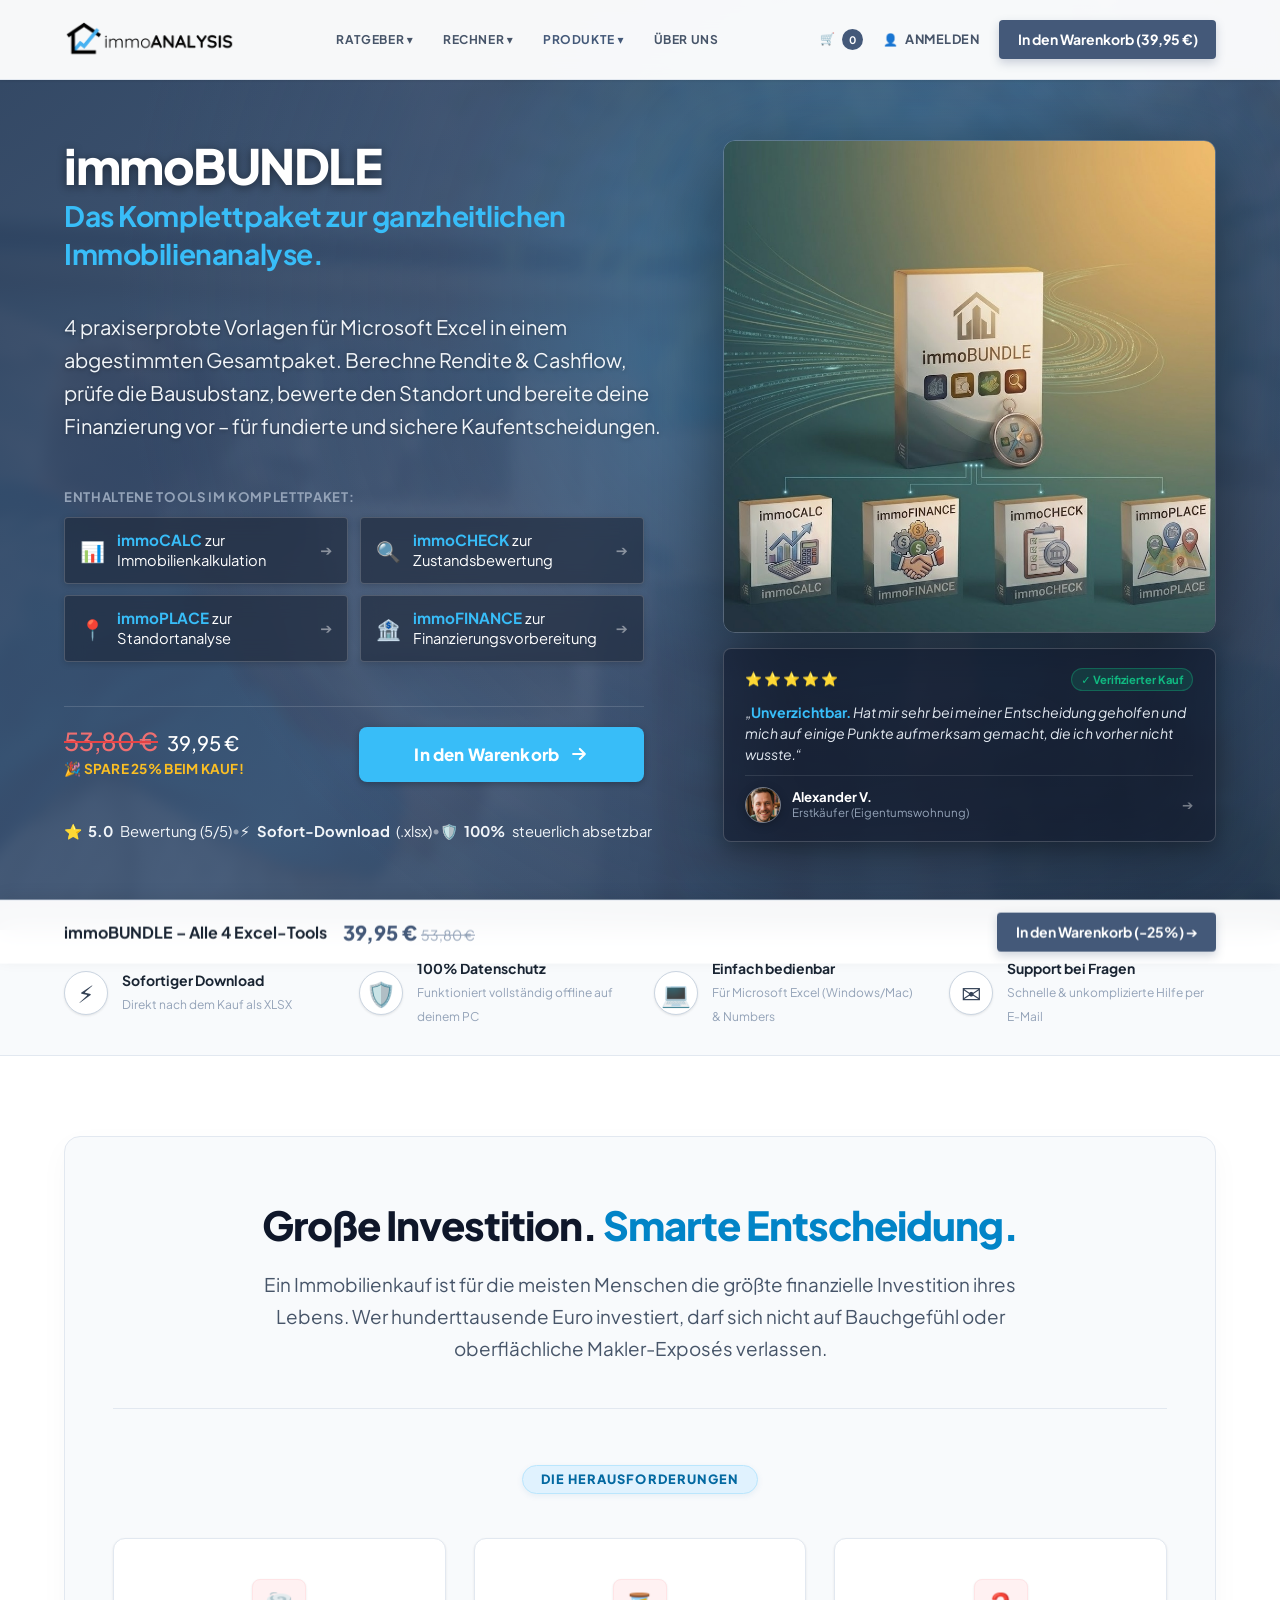
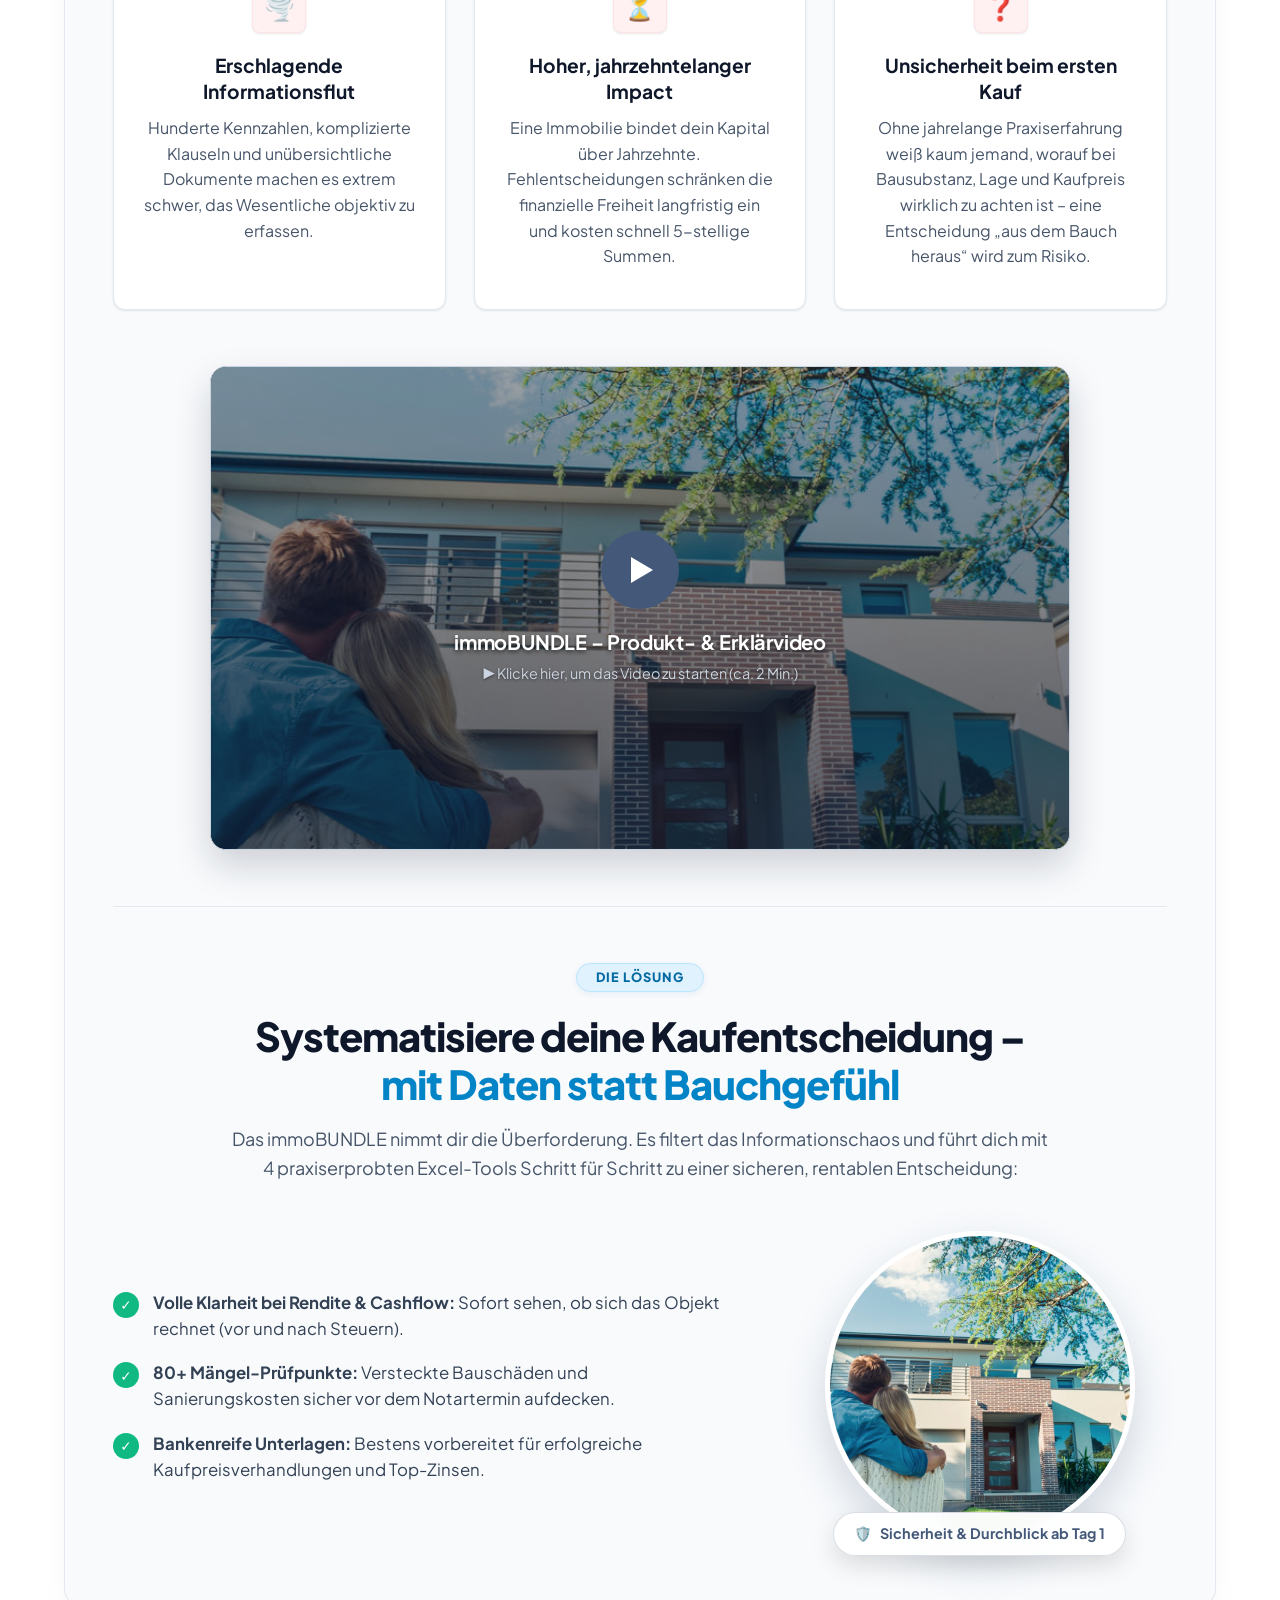
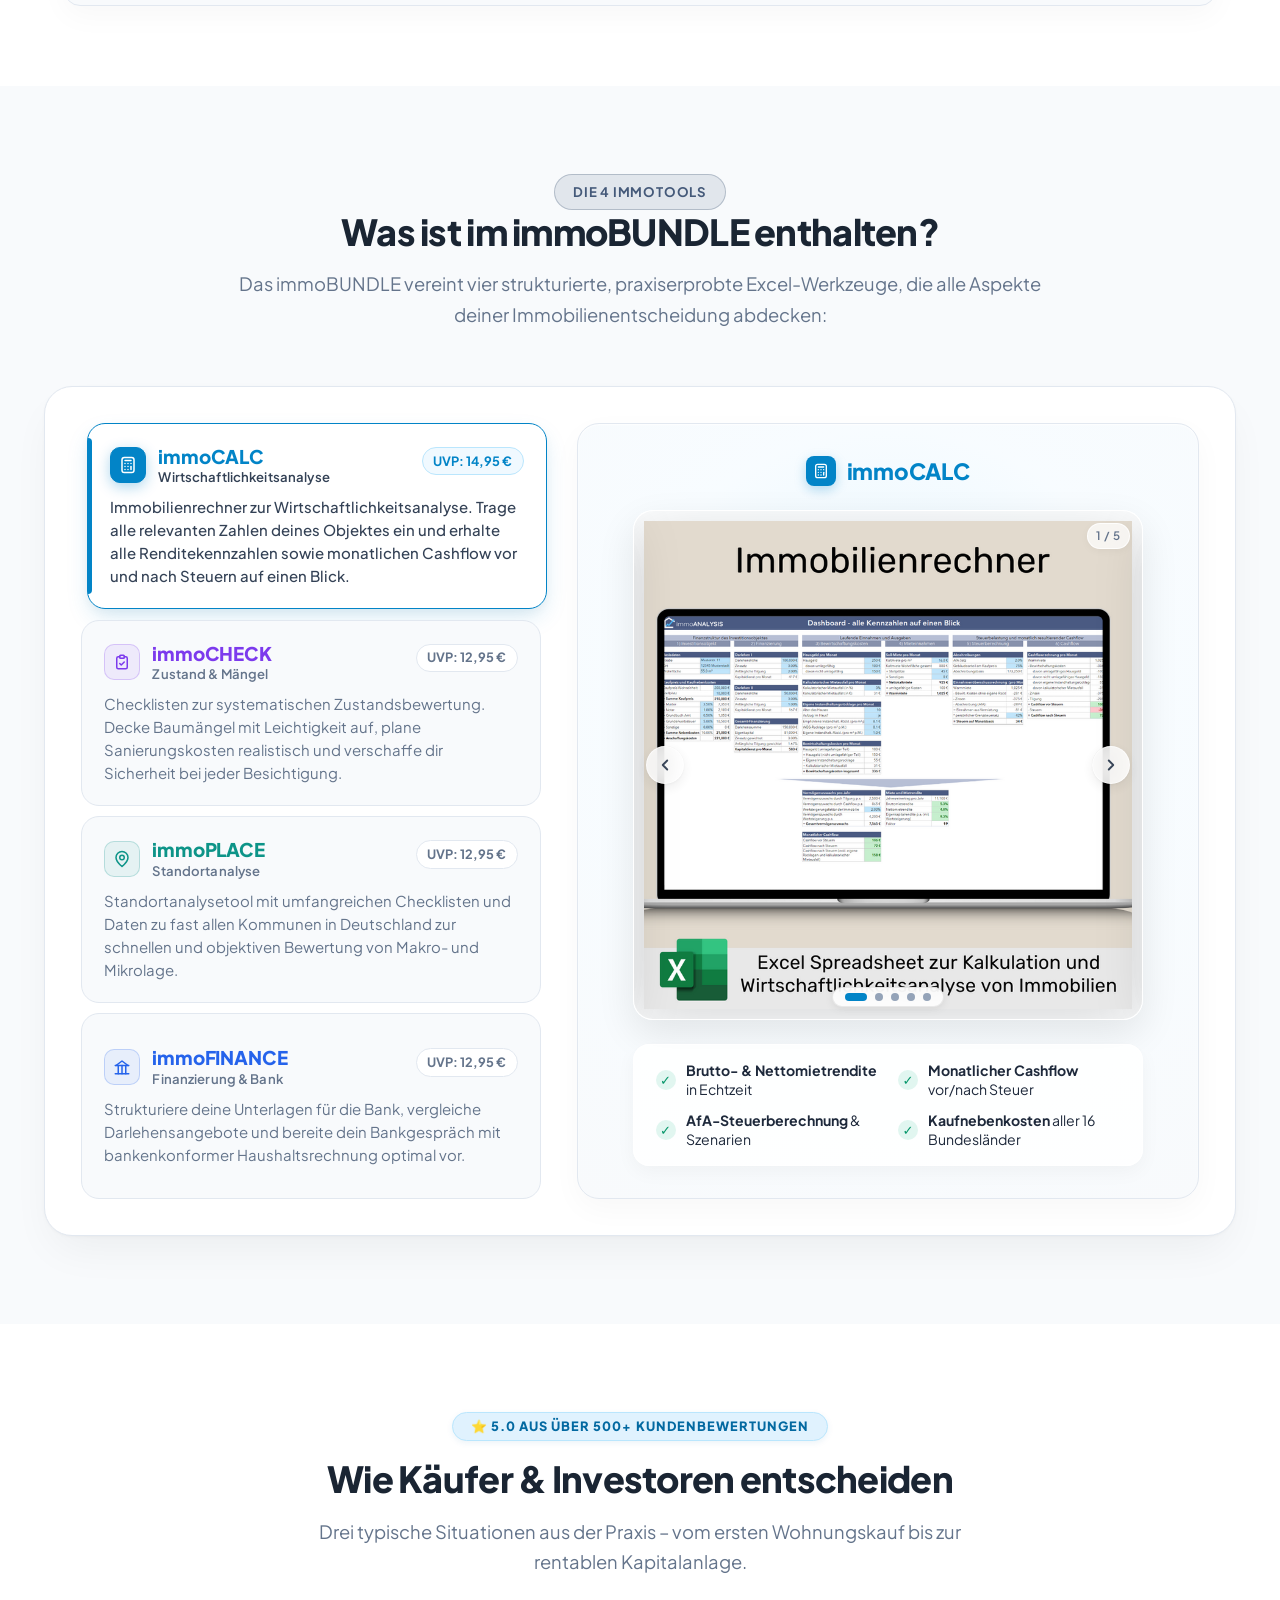
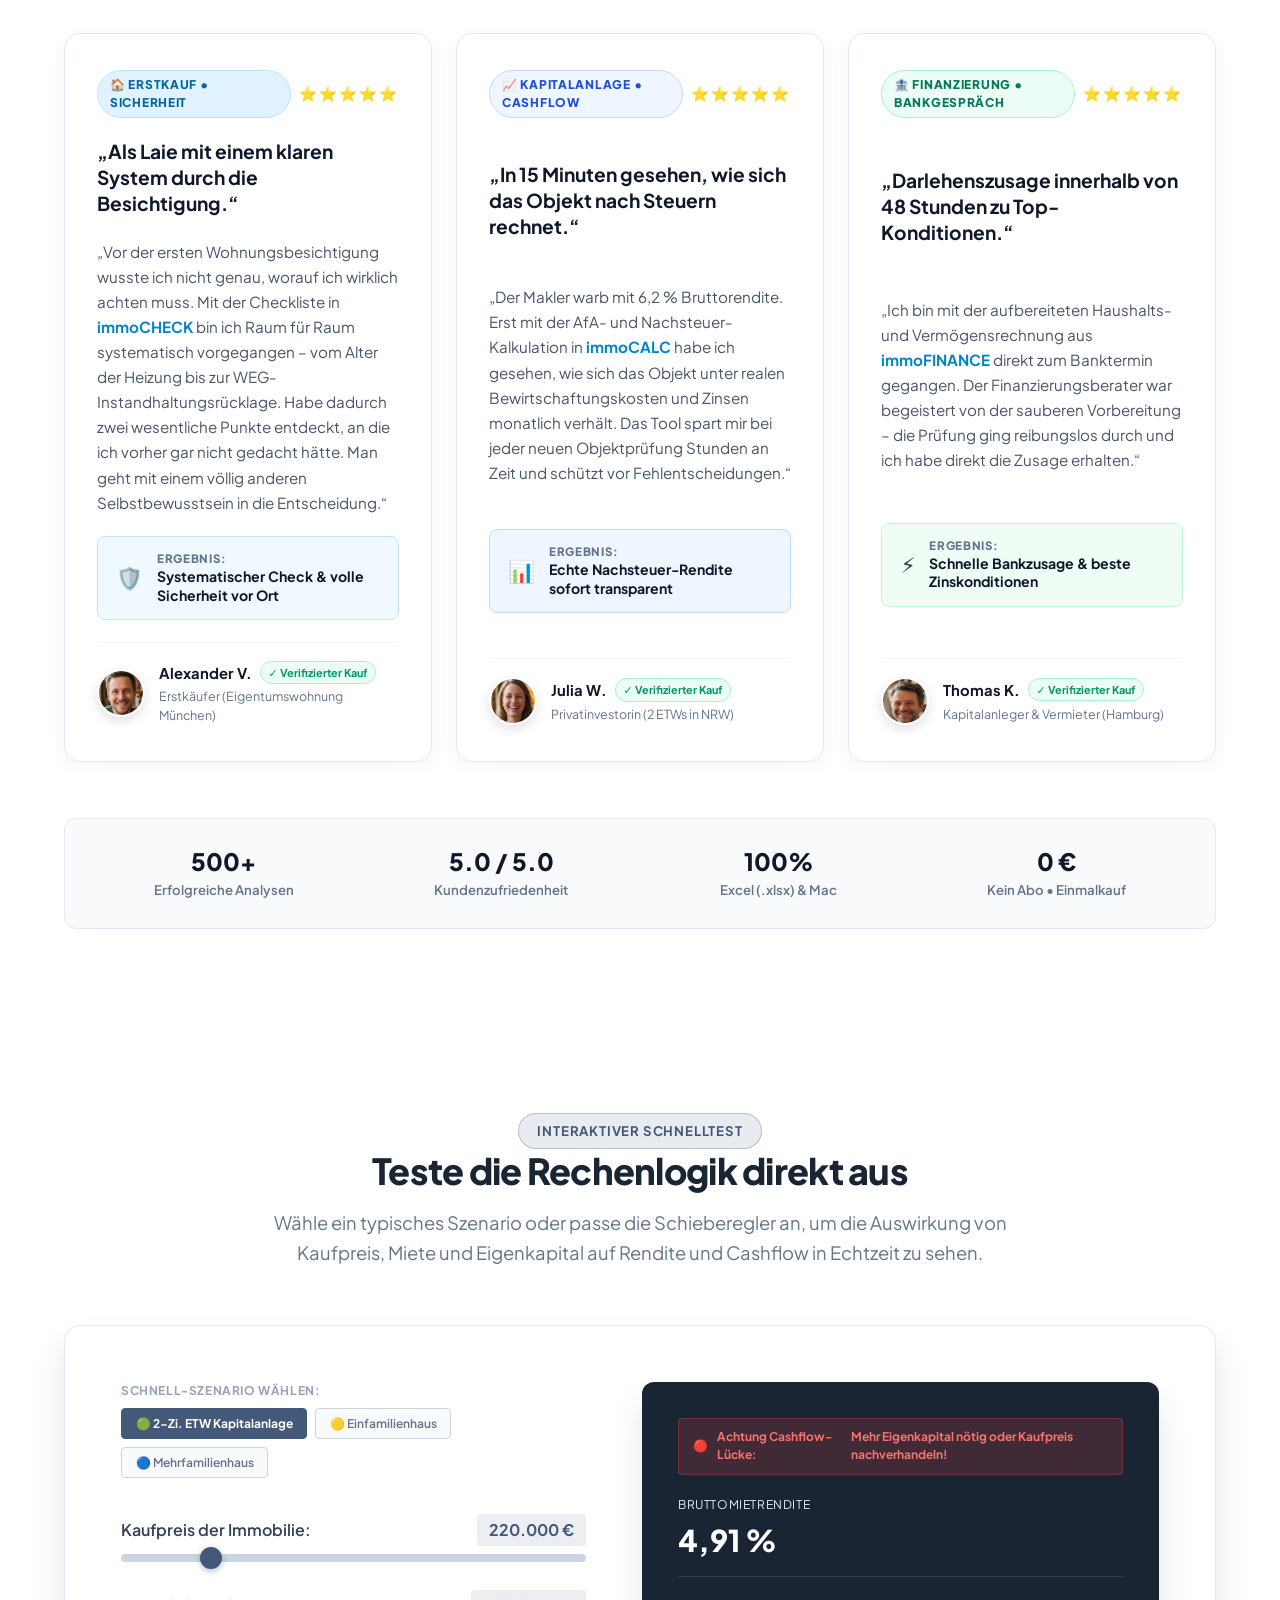
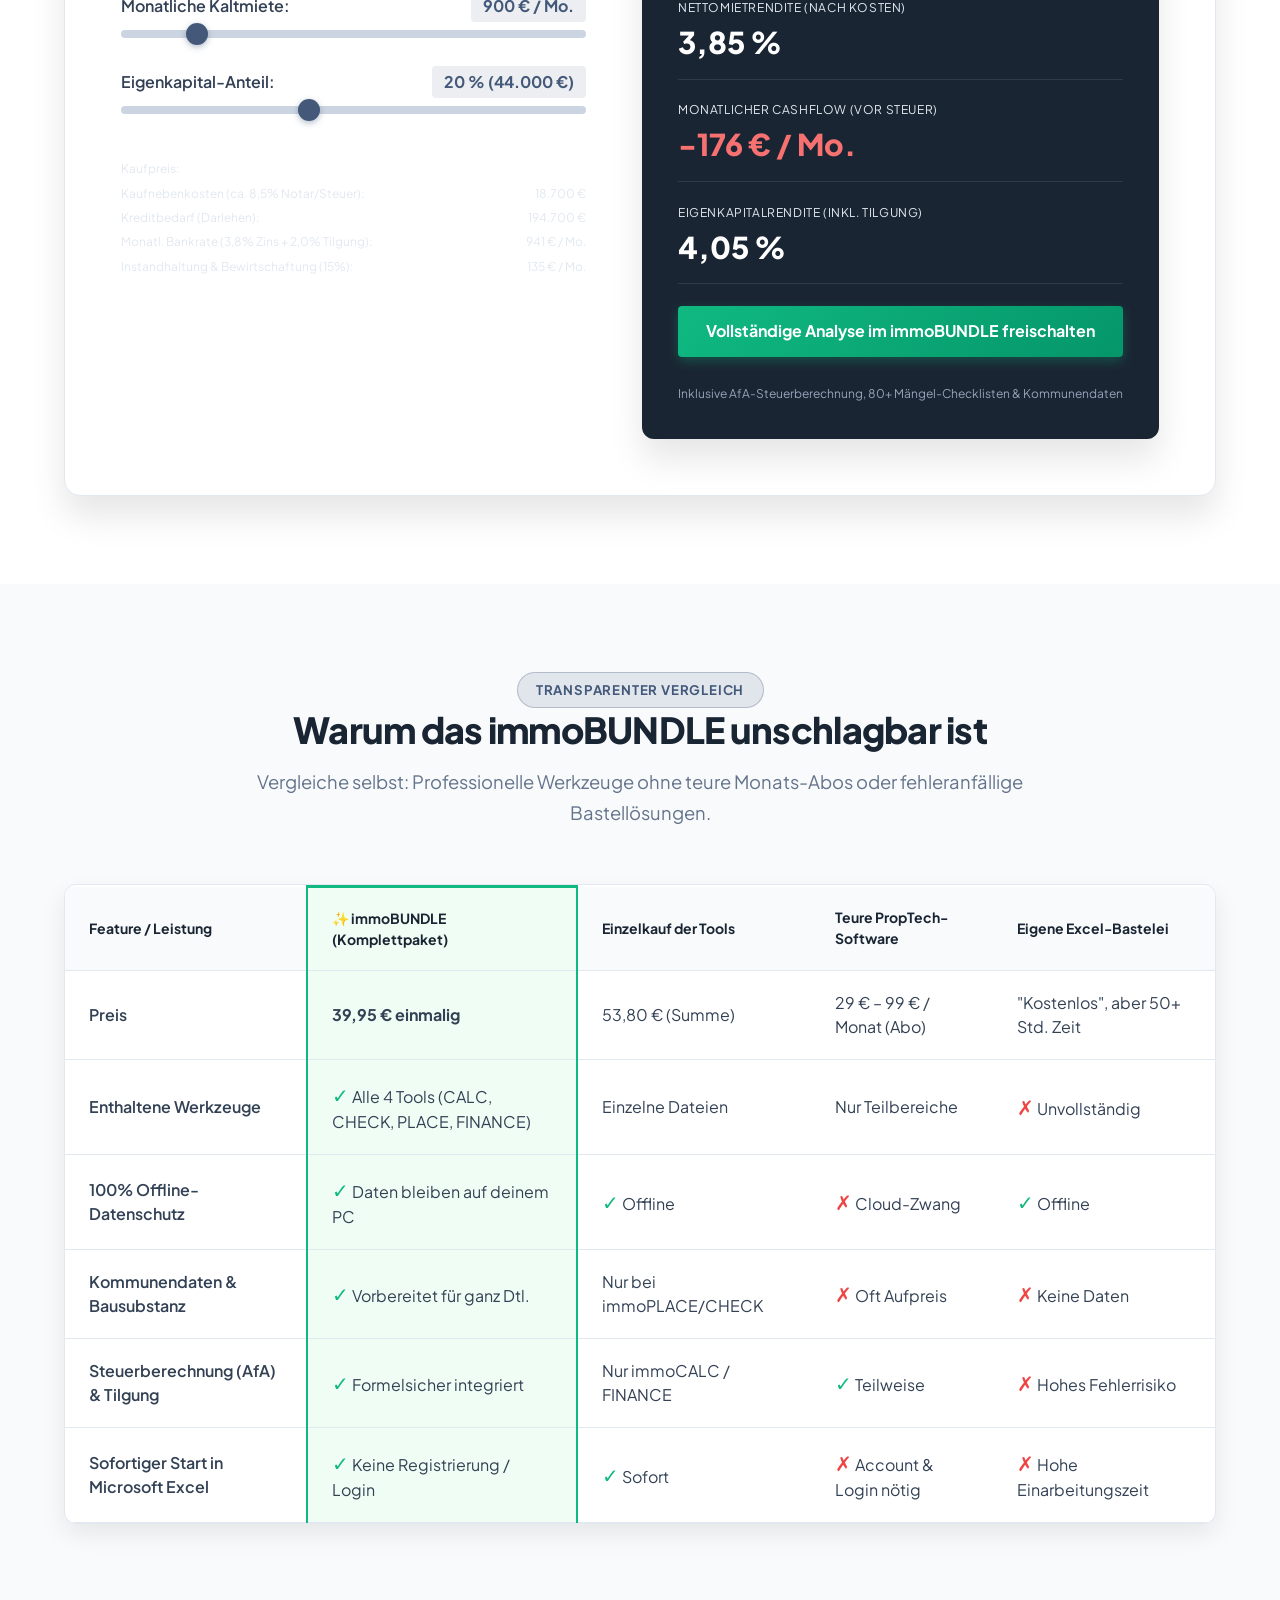
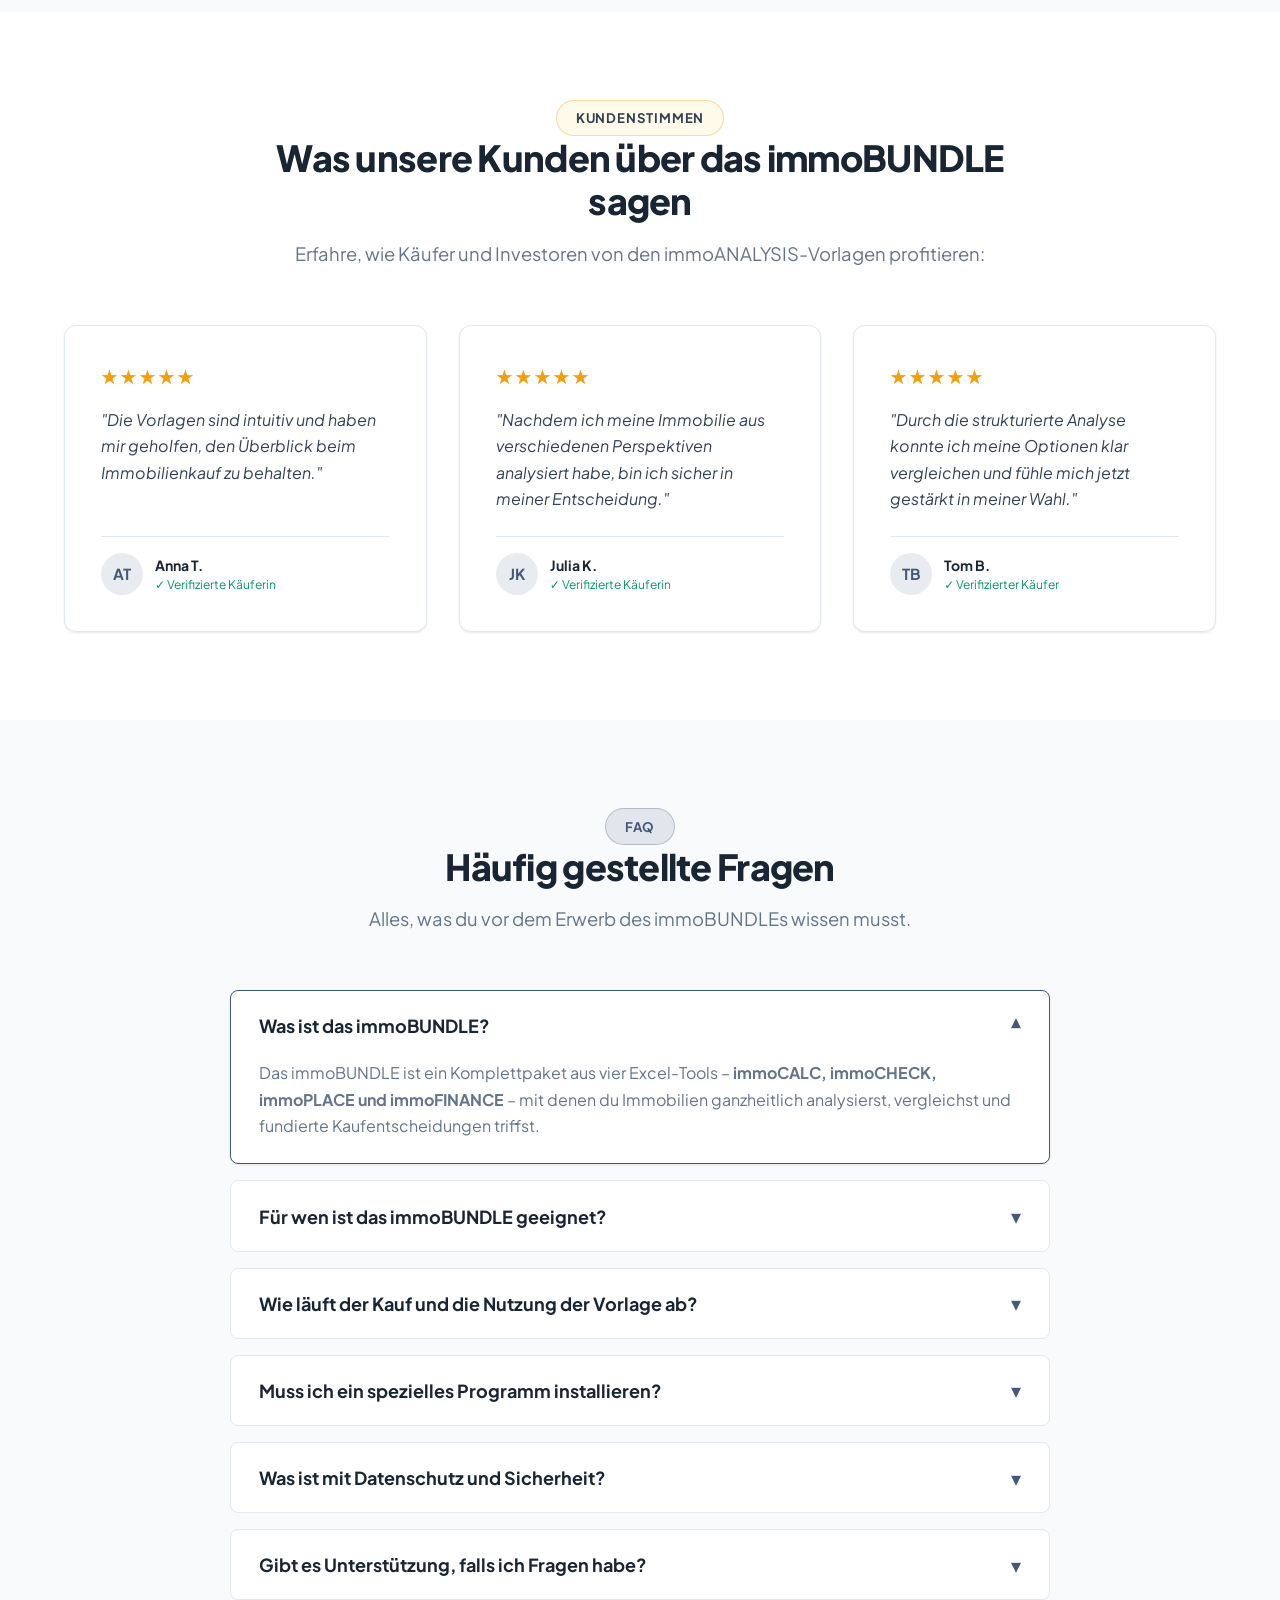
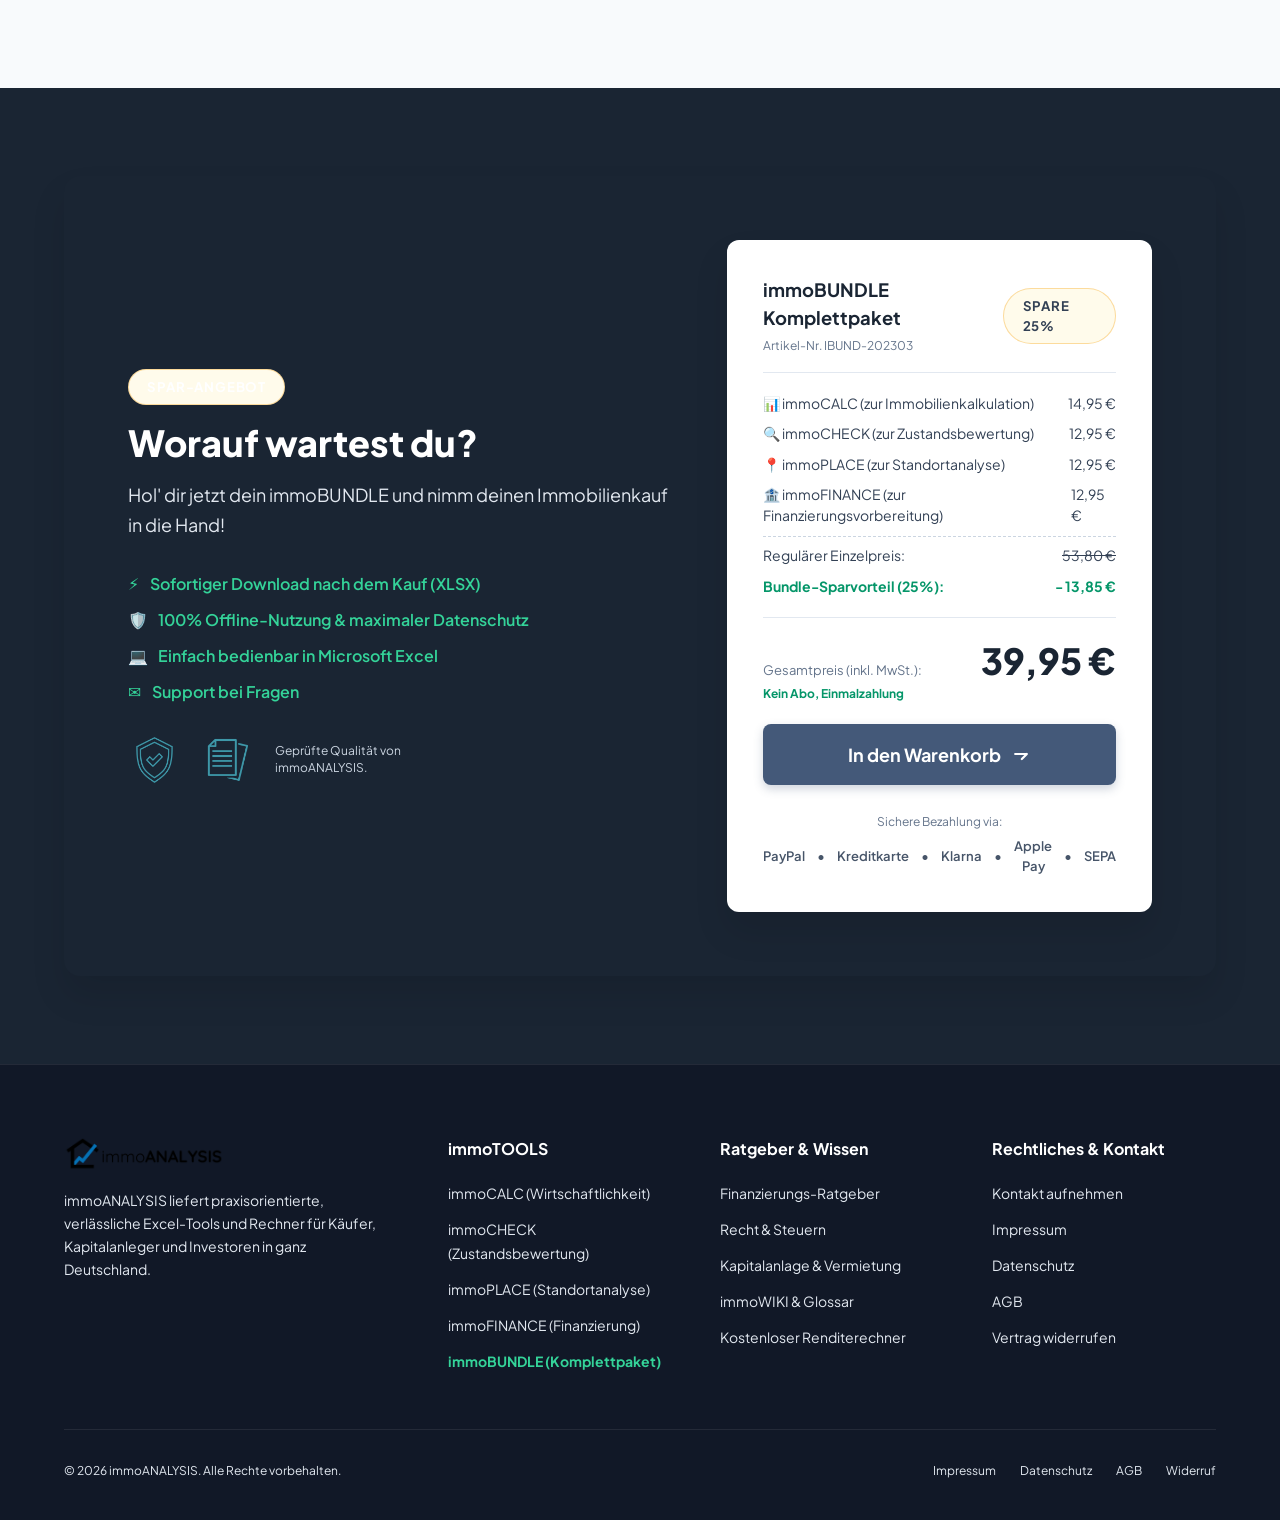
<file: index.html>
<!DOCTYPE html>
<html lang="de">

<head>
  <meta charset="UTF-8">
  <meta name="viewport" content="width=device-width, initial-scale=1.0">
  <title>immoBUNDLE - alle immoANALYSIS-Tools im praktischen Gesamtpaket</title>
  <meta name="description"
    content="Mit unserem Gesamtpaket aus vier Vorlagen für Microsoft Excel analysierst du Immobilien ganzheitlich und triffst fundierte Kaufentscheidungen: immoCALC, immoCHECK, immoPLACE und immoFINANCE für 39,95 € statt 53,80 €.">
  <meta name="keywords"
    content="immoBUNDLE, immoCALC, immoCHECK, immoPLACE, immoFINANCE, Immobilienanalyse Excel, Immobilienrechner, Zustandsbewertung, Standortanalyse">

  <!-- Open Graph / Social Media -->
  <meta property="og:title" content="immoBUNDLE - alle immoANALYSIS-Tools im praktischen Gesamtpaket">
  <meta property="og:description"
    content="Mit unserem Gesamtpaket aus vier Vorlagen für Microsoft Excel analysierst du Immobilien ganzheitlich und triffst fundierte Kaufentscheidungen.">
  <meta property="og:type" content="website">
  <meta property="og:url" content="https://www.immoanalysis.de/immobundle">
  <meta property="og:image" content="assets/images/bundle_hero_overview.jpg">

  <!-- Favicon -->
  <link rel="icon" type="image/png" href="assets/images/favicon.png">
  <link rel="apple-touch-icon" href="assets/images/favicon.png">

  <!-- Google Fonts: Plus Jakarta Sans -->
  <link rel="preconnect" href="https://fonts.googleapis.com">
  <link rel="preconnect" href="https://fonts.gstatic.com" crossorigin>
  <link
    href="https://fonts.googleapis.com/css2?family=Plus+Jakarta+Sans:ital,wght@0,300;0,400;0,500;0,600;0,700;0,800;1,400&display=swap"
    rel="stylesheet">

  <!-- CSS Stylesheets -->
  <link rel="stylesheet" href="css/design-tokens.css?v=8.4">
  <link rel="stylesheet" href="css/components.css?v=8.4">
  <link rel="stylesheet" href="css/responsive.css?v=8.4">
</head>

<body>

  <!-- =========================================================================
       1. HEADER & NAVIGATION (Original Homepage Navigation)
       ========================================================================= -->
  <header class="site-header" id="header">
    <div class="container header-container">

      <!-- Brand Logo -->
      <a href="https://www.immoanalysis.de" class="brand-logo" aria-label="immoANALYSIS Startseite">
        <img src="assets/images/logo.png" alt="immoANALYSIS Logo" width="180" height="40">
      </a>

      <!-- Navigation Menu -->
      <nav class="nav-wrapper" aria-label="Hauptnavigation">
        <ul class="nav-menu">
          <li class="nav-item">
            <a href="https://www.immoanalysis.de/ratgeber-immobilien-finanzierung" class="nav-link">RATGEBER ▾</a>
            <ul class="nav-dropdown">
              <li><a href="https://www.immoanalysis.de/ratgeber-immobilien-finanzierung"
                  class="dropdown-link">Finanzierung</a></li>
              <li><a href="https://www.immoanalysis.de/ratgeber-immobilien-suche-und-auswahl"
                  class="dropdown-link">Suche und Auswahl</a></li>
              <li><a href="https://www.immoanalysis.de/ratgeber-immobilien-steuern" class="dropdown-link">Rechtliches
                  und Steuern</a></li>
              <li><a href="https://www.immoanalysis.de/ratgeber-immobilien-bauen" class="dropdown-link">Bauen</a></li>
              <li><a href="https://www.immoanalysis.de/ratgeber-immobilien-kapitalanlage"
                  class="dropdown-link">Kapitalanlage und Vermietung</a></li>
              <li><a href="https://www.immoanalysis.de/ratgeber-immobilien-verwaltung"
                  class="dropdown-link">Modernisierung und Verwaltung</a></li>
              <li><a href="https://www.immoanalysis.de/immowiki" class="dropdown-link">immoWIKI &amp; Glossar</a></li>
            </ul>
          </li>
          <li class="nav-item">
            <a href="#calculator" class="nav-link">RECHNER ▾</a>
            <ul class="nav-dropdown">
              <li><a href="#calculator" class="dropdown-link">Schnell-Renditerechner (Live)</a></li>
              <li><a href="https://www.immoanalysis.de/budgetrechner" class="dropdown-link">Budgetrechner: Maximale
                  Kredithöhe</a></li>
              <li><a href="https://www.immoanalysis.de/darlehensrechner" class="dropdown-link">Darlehensrechner:
                  Tilgungsplan</a></li>
            </ul>
          </li>
          <li class="nav-item">
            <a href="#tools" class="nav-link active">PRODUKTE ▾</a>
            <ul class="nav-dropdown">
              <li><a href="#video" class="dropdown-link">🎬 Video-Tour ansehen</a></li>
              <li><a href="#tools" class="dropdown-link" onclick="switchToolTab('tab-calc')">📊 immoCALC
                  (Wirtschaftlichkeit)</a></li>
              <li><a href="#tools" class="dropdown-link" onclick="switchToolTab('tab-check')">🔍 immoCHECK (Zustand)</a>
              </li>
              <li><a href="#tools" class="dropdown-link" onclick="switchToolTab('tab-place')">📍 immoPLACE
                  (Standort)</a></li>
              <li><a href="#tools" class="dropdown-link" onclick="switchToolTab('tab-finance')">🏦 immoFINANCE
                  (Finanzierung)</a></li>
              <li style="border-top: 1px solid var(--border-light); margin-top: 0.25rem; padding-top: 0.25rem;">
                <a href="#pricing" class="dropdown-link"
                  style="color: var(--color-slate-primary); font-weight: bold;">💎 immoBUNDLE (Komplettpaket)</a>
              </li>
            </ul>
          </li>
          <li class="nav-item">
            <a href="https://www.immoanalysis.de/ueber-uns" class="nav-link">ÜBER UNS</a>
          </li>
        </ul>
      </nav>

      <!-- Header Actions: Cart, Login, CTA Button -->
      <div class="header-actions">
        <a href="#pricing" class="header-meta-link" title="Warenkorb">
          🛒 <span class="cart-badge">0</span>
        </a>
        <a href="https://www.immoanalysis.de" class="header-meta-link" title="Anmelden">
          👤 <span style="font-size: 0.8rem;">Anmelden</span>
        </a>
        <a href="#pricing" class="btn btn-slate btn-sm">In den Warenkorb (39,95 €)</a>
        <button class="mobile-menu-toggle" aria-label="Menü öffnen" aria-expanded="false">☰</button>
      </div>
    </div>
  </header>

  <!-- =========================================================================
       2. HERO SECTION (100% Produkt-Klarheit & Saubere Ästhetik)
       ========================================================================= -->
  <section class="hero-section" id="hero">
    <div class="container hero-grid">

      <!-- Left: Value Proposition & Copy (100% Produkt-Klarheit) -->
      <div class="hero-content">
        <h1 class="hero-title">
          <span class="hero-title-brand">immoBUNDLE</span>
          <span class="hero-title-blue-sub">Das Komplettpaket zur ganzheitlichen Immobilienanalyse.</span>
        </h1>

        <p class="hero-subtitle">
          4 praxiserprobte Vorlagen für Microsoft Excel in einem abgestimmten Gesamtpaket. Berechne Rendite &amp; Cashflow, prüfe die Bausubstanz, bewerte den Standort und bereite deine Finanzierung vor – für fundierte und sichere Kaufentscheidungen.
        </p>

        <!-- 1. Sleek Included Suite Pills Grid with Full Descriptive Titles -->
        <div class="hero-suite-bar">
          <span class="suite-bar-label">Enthaltene Tools im Komplettpaket:</span>
          <div class="suite-bar-pills-grid">
            <a href="#tools" class="suite-pill-card" onclick="switchCockpitTool('calc')" title="immoCALC zur Immobilienkalkulation ansehen">
              <span class="suite-pill-icon">📊</span>
              <span class="suite-pill-text"><strong>immoCALC</strong> zur Immobilienkalkulation</span>
              <span class="suite-pill-arrow">➔</span>
            </a>
            <a href="#tools" class="suite-pill-card" onclick="switchCockpitTool('check')" title="immoCHECK zur Zustandsbewertung ansehen">
              <span class="suite-pill-icon">🔍</span>
              <span class="suite-pill-text"><strong>immoCHECK</strong> zur Zustandsbewertung</span>
              <span class="suite-pill-arrow">➔</span>
            </a>
            <a href="#tools" class="suite-pill-card" onclick="switchCockpitTool('place')" title="immoPLACE zur Standortanalyse ansehen">
              <span class="suite-pill-icon">📍</span>
              <span class="suite-pill-text"><strong>immoPLACE</strong> zur Standortanalyse</span>
              <span class="suite-pill-arrow">➔</span>
            </a>
            <a href="#tools" class="suite-pill-card" onclick="switchCockpitTool('finance')" title="immoFINANCE zur Finanzierungsvorbereitung ansehen">
              <span class="suite-pill-icon">🏦</span>
              <span class="suite-pill-text"><strong>immoFINANCE</strong> zur Finanzierungsvorbereitung</span>
              <span class="suite-pill-arrow">➔</span>
            </a>
          </div>
        </div>

        <!-- 2. Primary Pricing & CTA Action -->
        <div class="hero-pricing-action">
          <div class="price-display">
            <div class="price-current-group">
              <span class="price-old-red">53,80 €</span>
              <span class="price-current">39,95 €</span>
            </div>
            <span class="price-saving-badge-red">🎉 Spare 25% beim Kauf!</span>
          </div>

          <a href="#pricing" class="btn btn-slate btn-lg" id="hero-cta-btn">
            <span>In den Warenkorb</span>
            <svg width="20" height="20" viewBox="0 0 20 20" fill="none" xmlns="http://www.w3.org/2000/svg">
              <path d="M4.16663 10H15.8333M15.8333 10L10.8333 5M15.8333 10L10.8333 15" stroke="currentColor" stroke-width="2.2" stroke-linecap="round" stroke-linejoin="round"/>
            </svg>
          </a>
        </div>

        <!-- 3. Trust & Security Signals directly below CTA -->
        <div class="hero-trust-signals">
          <span class="trust-sig-item">⭐ <strong>5.0</strong> Bewertung (5/5)</span>
          <span class="trust-sig-dot">•</span>
          <span class="trust-sig-item">⚡ <strong>Sofort-Download</strong> (.xlsx)</span>
          <span class="trust-sig-dot">•</span>
          <span class="trust-sig-item">🛡️ <strong>100%</strong> steuerlich absetzbar</span>
        </div>
      </div>

      <!-- Right: Clickable 3D Hero Illustration + Bottom Action Bar Below -->
      <div class="hero-visual">
        <div class="mockup-container">
          
          <!-- Clickable Product Image leading directly to the Video -->
          <a href="#video" class="hero-image-link" title="🎬 Klicke hier, um das Produkt- &amp; Erklärvideo anzusehen">
            <img src="assets/images/bundle_suite_3d_v5.jpg" alt="immoBUNDLE 3D Übersicht: immoCALC, immoFINANCE, immoCHECK, immoPLACE (Hier klicken für Video)" class="main-bundle-img" width="540" height="540">
          </a>

          <!-- Live-Review Plakette below 3D Product Image -->
          <div class="mockup-bottom-bar">
            <a href="#reviews" class="hero-live-review-card" title="Zu allen 500+ Kundenbewertungen">
              <div class="live-review-top">
                <div class="live-review-stars">⭐⭐⭐⭐⭐</div>
                <span class="live-review-verified">✓ Verifizierter Kauf</span>
              </div>
              <p class="live-review-quote">
                „<strong>Unverzichtbar.</strong> Hat mir sehr bei meiner Entscheidung geholfen und mich auf einige Punkte aufmerksam gemacht, die ich vorher nicht wusste.“
              </p>
              <div class="live-review-author">
                <img src="assets/images/avatar_alexander.jpg" alt="Alexander V." class="live-review-avatar-img" width="44" height="44">
                <div class="live-review-meta">
                  <span class="live-review-name">Alexander V.</span>
                  <span class="live-review-role">Erstkäufer (Eigentumswohnung)</span>
                </div>
                <span class="live-review-link-icon">➔</span>
              </div>
            </a>
          </div>
        </div>
      </div>

    </div>
  </section>

  <!-- =========================================================================
       3. TRUST BAR (Original USPs)
       ========================================================================= -->
  <section class="trust-bar">
    <div class="container">
      <div class="trust-items">
        <div class="trust-item">
          <div class="trust-item-icon">⚡</div>
          <div class="trust-item-text">
            <strong>Sofortiger Download</strong>
            <span>Direkt nach dem Kauf als XLSX</span>
          </div>
        </div>
        <div class="trust-item">
          <div class="trust-item-icon">🛡️</div>
          <div class="trust-item-text">
            <strong>100% Datenschutz</strong>
            <span>Funktioniert vollständig offline auf deinem PC</span>
          </div>
        </div>
        <div class="trust-item">
          <div class="trust-item-icon">💻</div>
          <div class="trust-item-text">
            <strong>Einfach bedienbar</strong>
            <span>Für Microsoft Excel (Windows/Mac) &amp; Numbers</span>
          </div>
        </div>
        <div class="trust-item">
          <div class="trust-item-icon">✉️</div>
          <div class="trust-item-text">
            <strong>Support bei Fragen</strong>
            <span>Schnelle &amp; unkomplizierte Hilfe per E-Mail</span>
          </div>
        </div>
      </div>
    </div>
  </section>

  <section class="section product-value-section" id="product-value">
    <div class="container">

      <!-- ONE Unified Cohesive Story Frame (Leitgedanke + Herausforderungen + Lösung) -->
      <div class="problem-solution-unified-container">

        <!-- Grand Manifesto Master Header (Eindeutige Hauptüberschrift) -->
        <div class="story-manifesto-header">
          <h2 class="manifesto-main-title">
            Große Investition. <span class="highlight-blue">Smarte Entscheidung.</span>
          </h2>
          <p class="manifesto-main-subtitle">
            Ein Immobilienkauf ist für die meisten Menschen die größte finanzielle Investition ihres Lebens. Wer hunderttausende Euro investiert, darf sich nicht auf Bauchgefühl oder oberflächliche Makler-Exposés verlassen.
          </p>
        </div>

        <!-- TOP: The 3 Problem Cards + Integrated Video -->
        <div class="unified-problem-part">

          <!-- Large Blue Pill Badge centered above the 3 Problem Cards -->
          <div class="unified-part-header">
            <span class="badge badge-story-blue">DIE HERAUSFORDERUNGEN</span>
          </div>

          <!-- 3 Problem Cards -->
          <div class="problem-cards-row">

            <!-- Problem 1: Informationsflut -->
            <div class="problem-card">
              <div class="problem-card-icon">🌪️</div>
              <h3>Erschlagende Informationsflut</h3>
              <p>
                Hunderte Kennzahlen, komplizierte Klauseln und unübersichtliche Dokumente machen es extrem schwer, das
                Wesentliche objektiv zu erfassen.
              </p>
            </div>

            <!-- Problem 2: Hoher Impact -->
            <div class="problem-card">
              <div class="problem-card-icon">⏳</div>
              <h3>Hoher, jahrzehntelanger Impact</h3>
              <p>
                Eine Immobilie bindet dein Kapital über Jahrzehnte. Fehlentscheidungen schränken die finanzielle
                Freiheit langfristig ein und kosten schnell 5-stellige Summen.
              </p>
            </div>

            <!-- Problem 3: Unsicherheit beim 1. Kauf -->
            <div class="problem-card">
              <div class="problem-card-icon">❓</div>
              <h3>Unsicherheit beim ersten Kauf</h3>
              <p>
                Ohne jahrelange Praxiserfahrung weiß kaum jemand, worauf bei Bausubstanz, Lage und Kaufpreis wirklich zu
                achten ist – eine Entscheidung „aus dem Bauch heraus“ wird zum Risiko.
              </p>
            </div>

          </div>

          <!-- Integrated Video Frame inside the Frame -->
          <div class="integrated-video-stage" id="video">
            <div class="video-player-wrapper">
              <div class="video-frame-container" id="video-container">

                <!-- Poster Thumbnail with Animated Pulse Play Button -->
                <div class="video-poster-overlay" id="video-poster-overlay" role="button" aria-label="Video abspielen"
                  tabindex="0">
                  <div class="video-play-btn-pulse">
                    <div class="video-play-triangle"></div>
                  </div>
                  <div class="video-poster-title">immoBUNDLE – Produkt- &amp; Erklärvideo</div>
                  <div class="video-poster-sub">▶ Klicke hier, um das Video zu starten (ca. 2 Min.)</div>
                </div>

                <iframe id="product-video-iframe" width="100%" height="100%"
                  data-src="https://www.youtube-nocookie.com/embed/dQw4w9WgXcQ?autoplay=1"
                  title="immoANALYSIS immoBUNDLE Produktvideo" frameborder="0"
                  allow="accelerometer; autoplay; clipboard-write; encrypted-media; gyroscope; picture-in-picture"
                  allowfullscreen>
                </iframe>

              </div>
            </div>
          </div>

        </div>

        <!-- BOTTOM: The immoBUNDLE Solution Part with Centered Header and Couple Image -->
        <div class="unified-solution-part" id="solution">

          <!-- Centered Solution Header with 'DIE LÖSUNG' Badge -->
          <div class="solution-header-centered">
            <span class="badge badge-story-blue">DIE LÖSUNG</span>
            <h3 class="solution-main-title">Systematisiere deine Kaufentscheidung – <span class="highlight-blue">mit Daten statt Bauchgefühl</span></h3>
            <p class="solution-main-sub">
              Das immoBUNDLE nimmt dir die Überforderung. Es filtert das Informationschaos und führt dich mit 4
              praxiserprobten Excel-Tools Schritt für Schritt zu einer sicheren, rentablen Entscheidung:
            </p>
          </div>

          <div class="solution-grid">

            <!-- Left: Concrete Solution Benefits -->
            <div class="solution-points-list">
              <div class="solution-point-item">
                <span class="solution-check">✓</span>
                <span><strong>Volle Klarheit bei Rendite &amp; Cashflow:</strong> Sofort sehen, ob sich das Objekt
                  rechnet (vor und nach Steuern).</span>
              </div>
              <div class="solution-point-item">
                <span class="solution-check">✓</span>
                <span><strong>80+ Mängel-Prüfpunkte:</strong> Versteckte Bauschäden und Sanierungskosten sicher vor dem
                  Notartermin aufdecken.</span>
              </div>
              <div class="solution-point-item">
                <span class="solution-check">✓</span>
                <span><strong>Bankenreife Unterlagen:</strong> Bestens vorbereitet für erfolgreiche
                  Kaufpreisverhandlungen und Top-Zinsen.</span>
              </div>
            </div>

            <!-- Right: Circular Visual & Security Badge -->
            <div class="solution-image-col">
              <div class="story-circle-frame">
                <img src="assets/images/buying_house.jpg" alt="Sicherer Immobilienkauf mit immoBUNDLE" width="310"
                  height="310">
              </div>
              <div class="floating-benefit-badge">
                <span>🛡️</span> <strong>Sicherheit &amp; Durchblick ab Tag 1</strong>
              </div>
            </div>

          </div>
        </div>

      </div>

    </div>
  </section>

  <!-- =========================================================================
       5. DIE 4 KERN-TOOLS (Was ist im immoBUNDLE enthalten?)
       ========================================================================= -->
  <section class="section section-subtle" id="tools">
    <div class="container">
      <div class="section-header text-center">
        <span class="badge badge-slate">DIE 4 IMMOTOOLS</span>
        <h2>Was ist im immoBUNDLE enthalten?</h2>
        <p>
          Das immoBUNDLE vereint vier strukturierte, praxiserprobte Excel-Werkzeuge, die alle Aspekte deiner
          Immobilienentscheidung abdecken:
        </p>
      </div>

      <!-- Interactive Master-Cockpit Showcase (Linear/Apple-Style Suite) -->
      <div class="cockpit-wrapper">

        <!-- Left Column: 4 Interactive Tool Tabs -->
        <div class="cockpit-tabs-list" role="tablist" aria-label="immoBUNDLE Werkzeuge">

          <!-- Tab 1: immoCALC -->
          <div class="cockpit-tab active" data-tool="calc" onclick="switchCockpitTool('calc')" role="tab" aria-selected="true" tabindex="0">
            <div class="cockpit-tab-header">
              <div class="cockpit-tab-title">
                <span class="cockpit-tab-icon-box">
                  <svg width="18" height="18" viewBox="0 0 24 24" fill="none" stroke="currentColor" stroke-width="2" stroke-linecap="round" stroke-linejoin="round">
                    <rect x="4" y="2" width="16" height="20" rx="3"></rect>
                    <line x1="8" y1="6" x2="16" y2="6"></line>
                    <line x1="16" y1="14" x2="16" y2="18"></line>
                    <path d="M8 10h.01"></path>
                    <path d="M12 10h.01"></path>
                    <path d="M16 10h.01"></path>
                    <path d="M8 14h.01"></path>
                    <path d="M12 14h.01"></path>
                    <path d="M8 18h.01"></path>
                    <path d="M12 18h.01"></path>
                  </svg>
                </span>
                <div class="cockpit-tab-headings">
                  <span class="cockpit-tab-name">immoCALC</span>
                  <span class="cockpit-tab-subline">Wirtschaftlichkeitsanalyse</span>
                </div>
              </div>
              <span class="cockpit-tab-uvp">UVP:&nbsp;14,95&nbsp;€</span>
            </div>
            <p class="cockpit-tab-desc">
              Immobilienrechner zur Wirtschaftlichkeitsanalyse. Trage alle relevanten Zahlen deines Objektes ein und erhalte alle Renditekennzahlen sowie monatlichen Cashflow vor und nach Steuern auf einen Blick.
            </p>
          </div>

          <!-- Tab 2: immoCHECK -->
          <div class="cockpit-tab" data-tool="check" onclick="switchCockpitTool('check')" role="tab" aria-selected="false" tabindex="0">
            <div class="cockpit-tab-header">
              <div class="cockpit-tab-title">
                <span class="cockpit-tab-icon-box">
                  <svg width="18" height="18" viewBox="0 0 24 24" fill="none" stroke="currentColor" stroke-width="2" stroke-linecap="round" stroke-linejoin="round">
                    <path d="M9 5H7a2 2 0 0 0-2 2v12a2 2 0 0 0 2 2h10a2 2 0 0 0 2-2V7a2 2 0 0 0-2-2h-2"></path>
                    <rect x="9" y="3" width="6" height="4" rx="1"></rect>
                    <path d="m9 14 2 2 4-4"></path>
                  </svg>
                </span>
                <div class="cockpit-tab-headings">
                  <span class="cockpit-tab-name">immoCHECK</span>
                  <span class="cockpit-tab-subline">Zustand &amp; Mängel</span>
                </div>
              </div>
              <span class="cockpit-tab-uvp">UVP:&nbsp;12,95&nbsp;€</span>
            </div>
            <p class="cockpit-tab-desc">
              Checklisten zur systematischen Zustandsbewertung. Decke Baumängel mit Leichtigkeit auf, plane Sanierungskosten realistisch und verschaffe dir Sicherheit bei jeder Besichtigung.
            </p>
          </div>

          <!-- Tab 3: immoPLACE -->
          <div class="cockpit-tab" data-tool="place" onclick="switchCockpitTool('place')" role="tab" aria-selected="false" tabindex="0">
            <div class="cockpit-tab-header">
              <div class="cockpit-tab-title">
                <span class="cockpit-tab-icon-box">
                  <svg width="18" height="18" viewBox="0 0 24 24" fill="none" stroke="currentColor" stroke-width="2" stroke-linecap="round" stroke-linejoin="round">
                    <path d="M12 2a8 8 0 0 0-8 8c0 5.25 8 12 8 12s8-6.75 8-12a8 8 0 0 0-8-8z"></path>
                    <circle cx="12" cy="10" r="3"></circle>
                  </svg>
                </span>
                <div class="cockpit-tab-headings">
                  <span class="cockpit-tab-name">immoPLACE</span>
                  <span class="cockpit-tab-subline">Standortanalyse</span>
                </div>
              </div>
              <span class="cockpit-tab-uvp">UVP:&nbsp;12,95&nbsp;€</span>
            </div>
            <p class="cockpit-tab-desc">
              Standortanalysetool mit umfangreichen Checklisten und Daten zu fast allen Kommunen in Deutschland zur schnellen und objektiven Bewertung von Makro- und Mikrolage.
            </p>
          </div>

          <!-- Tab 4: immoFINANCE -->
          <div class="cockpit-tab" data-tool="finance" onclick="switchCockpitTool('finance')" role="tab" aria-selected="false" tabindex="0">
            <div class="cockpit-tab-header">
              <div class="cockpit-tab-title">
                <span class="cockpit-tab-icon-box">
                  <svg width="18" height="18" viewBox="0 0 24 24" fill="none" stroke="currentColor" stroke-width="2" stroke-linecap="round" stroke-linejoin="round">
                    <line x1="3" y1="21" x2="21" y2="21"></line>
                    <line x1="3" y1="10" x2="21" y2="10"></line>
                    <path d="m4 10 8-6 8 6"></path>
                    <line x1="7" y1="10" x2="7" y2="21"></line>
                    <line x1="12" y1="10" x2="12" y2="21"></line>
                    <line x1="17" y1="10" x2="17" y2="21"></line>
                  </svg>
                </span>
                <div class="cockpit-tab-headings">
                  <span class="cockpit-tab-name">immoFINANCE</span>
                  <span class="cockpit-tab-subline">Finanzierung &amp; Bank</span>
                </div>
              </div>
              <span class="cockpit-tab-uvp">UVP:&nbsp;12,95&nbsp;€</span>
            </div>
            <p class="cockpit-tab-desc">
              Strukturiere deine Unterlagen für die Bank, vergleiche Darlehensangebote und bereite dein Bankgespräch mit bankenkonformer Haushaltsrechnung optimal vor.
            </p>
          </div>

        </div>

        <!-- Right Column: Big Live-Stage Showcase Wrapper -->
        <div class="cockpit-stage-wrapper" id="cockpitStage">

          <!-- Panel 1: immoCALC -->
          <div class="cockpit-tool-panel active" id="panel-calc">
            <div class="cockpit-stage-topbar">
              <h3 class="cockpit-stage-headline">
                <span class="cockpit-stage-icon-box">
                  <svg width="16" height="16" viewBox="0 0 24 24" fill="none" stroke="currentColor" stroke-width="2" stroke-linecap="round" stroke-linejoin="round">
                    <rect x="4" y="2" width="16" height="20" rx="3"></rect>
                    <line x1="8" y1="6" x2="16" y2="6"></line>
                    <line x1="16" y1="14" x2="16" y2="18"></line>
                    <path d="M8 10h.01"></path>
                    <path d="M12 10h.01"></path>
                    <path d="M16 10h.01"></path>
                    <path d="M8 14h.01"></path>
                    <path d="M12 14h.01"></path>
                    <path d="M8 18h.01"></path>
                    <path d="M12 18h.01"></path>
                  </svg>
                </span>
                <span>immoCALC</span>
              </h3>
            </div>

            <div class="cockpit-display-canvas tool-mini-slider" id="slider-calc">
              <span class="cockpit-canvas-badge" id="counter-calc">1 / 5</span>
              <div class="tool-slides-container">
                <div class="tool-slide active">
                  <img src="assets/images/calc_slide_1.png" alt="immoCALC - Immobilienrechner Übersicht" class="tool-grid-img-square" width="500" height="500">
                </div>
                <div class="tool-slide">
                  <img src="assets/images/calc_slide_2.png" alt="immoCALC - Renditekennzahlen &amp; Cashflow" class="tool-grid-img-square" width="500" height="500">
                </div>
                <div class="tool-slide">
                  <img src="assets/images/calc_slide_3.png" alt="immoCALC - Steuer &amp; AfA-Berechnung" class="tool-grid-img-square" width="500" height="500">
                </div>
                <div class="tool-slide">
                  <img src="assets/images/calc_slide_4.png" alt="immoCALC - Szenarien &amp; Vergleich" class="tool-grid-img-square" width="500" height="500">
                </div>
                <div class="tool-slide">
                  <img src="assets/images/calc_slide_5.png" alt="immoCALC - Gesamtauswertung" class="tool-grid-img-square" width="500" height="500">
                </div>
              </div>
              <button type="button" class="slider-btn prev" onclick="moveToolSlide('calc', -1, event)" aria-label="Vorheriges Bild">
                <svg width="18" height="18" viewBox="0 0 24 24" fill="none" stroke="currentColor" stroke-width="2.5" stroke-linecap="round" stroke-linejoin="round"><polyline points="15 18 9 12 15 6"></polyline></svg>
              </button>
              <button type="button" class="slider-btn next" onclick="moveToolSlide('calc', 1, event)" aria-label="Nächstes Bild">
                <svg width="18" height="18" viewBox="0 0 24 24" fill="none" stroke="currentColor" stroke-width="2.5" stroke-linecap="round" stroke-linejoin="round"><polyline points="9 18 15 12 9 6"></polyline></svg>
              </button>
              <div class="slider-dots-bar">
                <button type="button" class="slider-dot active" onclick="setToolSlide('calc', 0, event)" aria-label="Bild 1"></button>
                <button type="button" class="slider-dot" onclick="setToolSlide('calc', 1, event)" aria-label="Bild 2"></button>
                <button type="button" class="slider-dot" onclick="setToolSlide('calc', 2, event)" aria-label="Bild 3"></button>
                <button type="button" class="slider-dot" onclick="setToolSlide('calc', 3, event)" aria-label="Bild 4"></button>
                <button type="button" class="slider-dot" onclick="setToolSlide('calc', 4, event)" aria-label="Bild 5"></button>
              </div>
            </div>

            <div class="cockpit-features-row">
              <div class="cockpit-feature-item"><span class="cockpit-icon-check">✓</span> <span><strong>Brutto- &amp; Nettomietrendite</strong> in Echtzeit</span></div>
              <div class="cockpit-feature-item"><span class="cockpit-icon-check">✓</span> <span><strong>Monatlicher Cashflow</strong> vor/nach Steuer</span></div>
              <div class="cockpit-feature-item"><span class="cockpit-icon-check">✓</span> <span><strong>AfA-Steuerberechnung</strong> &amp; Szenarien</span></div>
              <div class="cockpit-feature-item"><span class="cockpit-icon-check">✓</span> <span><strong>Kaufnebenkosten</strong> aller 16 Bundesländer</span></div>
            </div>
          </div>

          <!-- Panel 2: immoCHECK -->
          <div class="cockpit-tool-panel" id="panel-check">
            <div class="cockpit-stage-topbar">
              <h3 class="cockpit-stage-headline">
                <span class="cockpit-stage-icon-box">
                  <svg width="16" height="16" viewBox="0 0 24 24" fill="none" stroke="currentColor" stroke-width="2" stroke-linecap="round" stroke-linejoin="round">
                    <path d="M9 5H7a2 2 0 0 0-2 2v12a2 2 0 0 0 2 2h10a2 2 0 0 0 2-2V7a2 2 0 0 0-2-2h-2"></path>
                    <rect x="9" y="3" width="6" height="4" rx="1"></rect>
                    <path d="m9 14 2 2 4-4"></path>
                  </svg>
                </span>
                <span>immoCHECK</span>
              </h3>
            </div>

            <div class="cockpit-display-canvas tool-mini-slider" id="slider-check">
              <span class="cockpit-canvas-badge" id="counter-check">1 / 5</span>
              <div class="tool-slides-container">
                <div class="tool-slide active">
                  <img src="assets/images/check_slide_1.png" alt="immoCHECK - Checkliste Besichtigung" class="tool-grid-img-square" width="500" height="500">
                </div>
                <div class="tool-slide">
                  <img src="assets/images/check_slide_2.png" alt="immoCHECK - Bausubstanz &amp; Mängel" class="tool-grid-img-square" width="500" height="500">
                </div>
                <div class="tool-slide">
                  <img src="assets/images/check_slide_3.png" alt="immoCHECK - Sanierungsaufwand" class="tool-grid-img-square" width="500" height="500">
                </div>
                <div class="tool-slide">
                  <img src="assets/images/check_slide_4.png" alt="immoCHECK - Protokoll &amp; Druckansicht" class="tool-grid-img-square" width="500" height="500">
                </div>
                <div class="tool-slide">
                  <img src="assets/images/check_slide_5.png" alt="immoCHECK - Modernisierungsplaner" class="tool-grid-img-square" width="500" height="500">
                </div>
              </div>
              <button type="button" class="slider-btn prev" onclick="moveToolSlide('check', -1, event)" aria-label="Vorheriges Bild">
                <svg width="18" height="18" viewBox="0 0 24 24" fill="none" stroke="currentColor" stroke-width="2.5" stroke-linecap="round" stroke-linejoin="round"><polyline points="15 18 9 12 15 6"></polyline></svg>
              </button>
              <button type="button" class="slider-btn next" onclick="moveToolSlide('check', 1, event)" aria-label="Nächstes Bild">
                <svg width="18" height="18" viewBox="0 0 24 24" fill="none" stroke="currentColor" stroke-width="2.5" stroke-linecap="round" stroke-linejoin="round"><polyline points="9 18 15 12 9 6"></polyline></svg>
              </button>
              <div class="slider-dots-bar">
                <button type="button" class="slider-dot active" onclick="setToolSlide('check', 0, event)" aria-label="Bild 1"></button>
                <button type="button" class="slider-dot" onclick="setToolSlide('check', 1, event)" aria-label="Bild 2"></button>
                <button type="button" class="slider-dot" onclick="setToolSlide('check', 2, event)" aria-label="Bild 3"></button>
                <button type="button" class="slider-dot" onclick="setToolSlide('check', 3, event)" aria-label="Bild 4"></button>
                <button type="button" class="slider-dot" onclick="setToolSlide('check', 4, event)" aria-label="Bild 5"></button>
              </div>
            </div>

            <div class="cockpit-features-row">
              <div class="cockpit-feature-item"><span class="cockpit-icon-check">✓</span> <span><strong>80+ Bausubstanz-Prüfpunkte</strong> (Dach, Heizung, Elektrik)</span></div>
              <div class="cockpit-feature-item"><span class="cockpit-icon-check">✓</span> <span><strong>Baumängel sicher aufdecken</strong> &amp; dokumentieren</span></div>
              <div class="cockpit-feature-item"><span class="cockpit-icon-check">✓</span> <span><strong>Sanierungs- &amp; Modernisierungsplaner</strong></span></div>
              <div class="cockpit-feature-item"><span class="cockpit-icon-check">✓</span> <span><strong>Druck- &amp; Tablet-optimiert</strong> für Besichtigungen</span></div>
            </div>
          </div>

          <!-- Panel 3: immoPLACE -->
          <div class="cockpit-tool-panel" id="panel-place">
            <div class="cockpit-stage-topbar">
              <h3 class="cockpit-stage-headline">
                <span class="cockpit-stage-icon-box">
                  <svg width="16" height="16" viewBox="0 0 24 24" fill="none" stroke="currentColor" stroke-width="2" stroke-linecap="round" stroke-linejoin="round">
                    <path d="M12 2a8 8 0 0 0-8 8c0 5.25 8 12 8 12s8-6.75 8-12a8 8 0 0 0-8-8z"></path>
                    <circle cx="12" cy="10" r="3"></circle>
                  </svg>
                </span>
                <span>immoPLACE</span>
              </h3>
            </div>

            <div class="cockpit-display-canvas tool-mini-slider" id="slider-place">
              <span class="cockpit-canvas-badge" id="counter-place">1 / 5</span>
              <div class="tool-slides-container">
                <div class="tool-slide active">
                  <img src="assets/images/place_slide_1.png" alt="immoPLACE - Standortanalyse Übersicht" class="tool-grid-img-square" width="500" height="500">
                </div>
                <div class="tool-slide">
                  <img src="assets/images/place_slide_2.png" alt="immoPLACE - Makrolage &amp; Kommunen" class="tool-grid-img-square" width="500" height="500">
                </div>
                <div class="tool-slide">
                  <img src="assets/images/place_slide_3.png" alt="immoPLACE - Mikrolage &amp; Infrastruktur" class="tool-grid-img-square" width="500" height="500">
                </div>
                <div class="tool-slide">
                  <img src="assets/images/place_slide_4.png" alt="immoPLACE - Demografie &amp; Wirtschaft" class="tool-grid-img-square" width="500" height="500">
                </div>
                <div class="tool-slide">
                  <img src="assets/images/place_slide_5.png" alt="immoPLACE - Zukunfts-Score" class="tool-grid-img-square" width="500" height="500">
                </div>
              </div>
              <button type="button" class="slider-btn prev" onclick="moveToolSlide('place', -1, event)" aria-label="Vorheriges Bild">
                <svg width="18" height="18" viewBox="0 0 24 24" fill="none" stroke="currentColor" stroke-width="2.5" stroke-linecap="round" stroke-linejoin="round"><polyline points="15 18 9 12 15 6"></polyline></svg>
              </button>
              <button type="button" class="slider-btn next" onclick="moveToolSlide('place', 1, event)" aria-label="Nächstes Bild">
                <svg width="18" height="18" viewBox="0 0 24 24" fill="none" stroke="currentColor" stroke-width="2.5" stroke-linecap="round" stroke-linejoin="round"><polyline points="9 18 15 12 9 6"></polyline></svg>
              </button>
              <div class="slider-dots-bar">
                <button type="button" class="slider-dot active" onclick="setToolSlide('place', 0, event)" aria-label="Bild 1"></button>
                <button type="button" class="slider-dot" onclick="setToolSlide('place', 1, event)" aria-label="Bild 2"></button>
                <button type="button" class="slider-dot" onclick="setToolSlide('place', 2, event)" aria-label="Bild 3"></button>
                <button type="button" class="slider-dot" onclick="setToolSlide('place', 3, event)" aria-label="Bild 4"></button>
                <button type="button" class="slider-dot" onclick="setToolSlide('place', 4, event)" aria-label="Bild 5"></button>
              </div>
            </div>

            <div class="cockpit-features-row">
              <div class="cockpit-feature-item"><span class="cockpit-icon-check">✓</span> <span><strong>Daten zu fast allen dt. Kommunen</strong> integriert</span></div>
              <div class="cockpit-feature-item"><span class="cockpit-icon-check">✓</span> <span><strong>Makrolage:</strong> Wirtschaft, Demografie &amp; Kaufkraft</span></div>
              <div class="cockpit-feature-item"><span class="cockpit-icon-check">✓</span> <span><strong>Mikrolage:</strong> ÖPNV, Schulen &amp; Infrastruktur</span></div>
              <div class="cockpit-feature-item"><span class="cockpit-icon-check">✓</span> <span><strong>Mietpreisentwicklung</strong> &amp; Zukunfts-Score</span></div>
            </div>
          </div>

          <!-- Panel 4: immoFINANCE -->
          <div class="cockpit-tool-panel" id="panel-finance">
            <div class="cockpit-stage-topbar">
              <h3 class="cockpit-stage-headline">
                <span class="cockpit-stage-icon-box">
                  <svg width="16" height="16" viewBox="0 0 24 24" fill="none" stroke="currentColor" stroke-width="2" stroke-linecap="round" stroke-linejoin="round">
                    <line x1="3" y1="21" x2="21" y2="21"></line>
                    <line x1="3" y1="10" x2="21" y2="10"></line>
                    <path d="m4 10 8-6 8 6"></path>
                    <line x1="7" y1="10" x2="7" y2="21"></line>
                    <line x1="12" y1="10" x2="12" y2="21"></line>
                    <line x1="17" y1="10" x2="17" y2="21"></line>
                  </svg>
                </span>
                <span>immoFINANCE</span>
              </h3>
            </div>

            <div class="cockpit-display-canvas tool-mini-slider" id="slider-finance">
              <span class="cockpit-canvas-badge" id="counter-finance">1 / 5</span>
              <div class="tool-slides-container">
                <div class="tool-slide active">
                  <img src="assets/images/finance_slide_1.png" alt="immoFINANCE - Darlehensrechner" class="tool-grid-img-square" width="500" height="500">
                </div>
                <div class="tool-slide">
                  <img src="assets/images/finance_slide_2.png" alt="immoFINANCE - Bankvorbereitung" class="tool-grid-img-square" width="500" height="500">
                </div>
                <div class="tool-slide">
                  <img src="assets/images/finance_slide_3.png" alt="immoFINANCE - Haushaltsrechnung" class="tool-grid-img-square" width="500" height="500">
                </div>
                <div class="tool-slide">
                  <img src="assets/images/finance_slide_4.png" alt="immoFINANCE - Vermögensaufstellung" class="tool-grid-img-square" width="500" height="500">
                </div>
                <div class="tool-slide">
                  <img src="assets/images/finance_slide_5.png" alt="immoFINANCE - Tilgungsplan &amp; Sondertilgung" class="tool-grid-img-square" width="500" height="500">
                </div>
              </div>
              <button type="button" class="slider-btn prev" onclick="moveToolSlide('finance', -1, event)" aria-label="Vorheriges Bild">
                <svg width="18" height="18" viewBox="0 0 24 24" fill="none" stroke="currentColor" stroke-width="2.5" stroke-linecap="round" stroke-linejoin="round"><polyline points="15 18 9 12 15 6"></polyline></svg>
              </button>
              <button type="button" class="slider-btn next" onclick="moveToolSlide('finance', 1, event)" aria-label="Nächstes Bild">
                <svg width="18" height="18" viewBox="0 0 24 24" fill="none" stroke="currentColor" stroke-width="2.5" stroke-linecap="round" stroke-linejoin="round"><polyline points="9 18 15 12 9 6"></polyline></svg>
              </button>
              <div class="slider-dots-bar">
                <button type="button" class="slider-dot active" onclick="setToolSlide('finance', 0, event)" aria-label="Bild 1"></button>
                <button type="button" class="slider-dot" onclick="setToolSlide('finance', 1, event)" aria-label="Bild 2"></button>
                <button type="button" class="slider-dot" onclick="setToolSlide('finance', 2, event)" aria-label="Bild 3"></button>
                <button type="button" class="slider-dot" onclick="setToolSlide('finance', 3, event)" aria-label="Bild 4"></button>
                <button type="button" class="slider-dot" onclick="setToolSlide('finance', 4, event)" aria-label="Bild 5"></button>
              </div>
            </div>

            <div class="cockpit-features-row">
              <div class="cockpit-feature-item"><span class="cockpit-icon-check">✓</span> <span><strong>Vollständiger Darlehensrechner</strong> &amp; Annuität</span></div>
              <div class="cockpit-feature-item"><span class="cockpit-icon-check">✓</span> <span><strong>Bankenkonforme Haushaltsrechnung</strong></span></div>
              <div class="cockpit-feature-item"><span class="cockpit-icon-check">✓</span> <span><strong>Vermögens- &amp; Eigenkapitalübersicht</strong></span></div>
              <div class="cockpit-feature-item"><span class="cockpit-icon-check">✓</span> <span><strong>Tilgungsplan</strong> &amp; Sondertilgungs-Simulator</span></div>
            </div>
          </div>

        </div>

      </div>

    </div>
  </section>

  <!-- =========================================================================
       6. PRAXIS-ERFAHRUNGEN (3 Echte Fallbeispiele & Storylines)
       ========================================================================= -->
  <section class="section testimonials-story-section" id="reviews">
    <div class="container">
      <div class="section-header text-center">
        <span class="badge-story-blue">⭐ 5.0 AUS ÜBER 500+ KUNDENBEWERTUNGEN</span>
        <h2 class="testimonials-headline">Wie Käufer &amp; Investoren entscheiden</h2>
        <p class="testimonials-subline">
          Drei typische Situationen aus der Praxis – vom ersten Wohnungskauf bis zur rentablen Kapitalanlage.
        </p>
      </div>

      <!-- 3-Column Real-Life Story Cards -->
      <div class="testimonials-story-grid">

        <!-- Story 1: Der Erstkäufer (Alexander V.) -->
        <div class="storyline-card story-card-firsttime">
          <div class="storyline-card-header">
            <span class="story-category-tag tag-sky">🏠 ERSTKAUF • SICHERHEIT</span>
            <div class="story-stars">⭐⭐⭐⭐⭐</div>
          </div>
          
          <h3 class="story-card-title">„Als Laie mit einem klaren System durch die Besichtigung.“</h3>
          
          <p class="story-card-text">
            „Vor der ersten Wohnungsbesichtigung wusste ich nicht genau, worauf ich wirklich achten muss. Mit der Checkliste in <strong>immoCHECK</strong> bin ich Raum für Raum systematisch vorgegangen – vom Alter der Heizung bis zur WEG-Instandhaltungsrücklage. Habe dadurch zwei wesentliche Punkte entdeckt, an die ich vorher gar nicht gedacht hätte. Man geht mit einem völlig anderen Selbstbewusstsein in die Entscheidung.“
          </p>

          <div class="story-result-box box-sky">
            <span class="result-box-icon">🛡️</span>
            <div class="result-box-meta">
              <span class="result-box-title">Ergebnis:</span>
              <span class="result-box-val">Systematischer Check &amp; volle Sicherheit vor Ort</span>
            </div>
          </div>

          <div class="story-author-footer">
            <img src="assets/images/avatar_alexander.jpg" alt="Alexander V." class="story-avatar-img" width="46" height="46">
            <div class="story-author-info">
              <div class="story-author-name-row">
                <span class="story-author-name">Alexander V.</span>
                <span class="story-verified-badge">✓ Verifizierter Kauf</span>
              </div>
              <span class="story-author-sub">Erstkäufer (Eigentumswohnung München)</span>
            </div>
          </div>
        </div>

        <!-- Story 2: Die Kapitalanlegerin (Julia W.) -->
        <div class="storyline-card story-card-investor">
          <div class="storyline-card-header">
            <span class="story-category-tag tag-blue">📈 KAPITALANLAGE • CASHFLOW</span>
            <div class="story-stars">⭐⭐⭐⭐⭐</div>
          </div>
          
          <h3 class="story-card-title">„In 15 Minuten gesehen, wie sich das Objekt nach Steuern rechnet.“</h3>
          
          <p class="story-card-text">
            „Der Makler warb mit 6,2 % Bruttorendite. Erst mit der AfA- und Nachsteuer-Kalkulation in <strong>immoCALC</strong> habe ich gesehen, wie sich das Objekt unter realen Bewirtschaftungskosten und Zinsen monatlich verhält. Das Tool spart mir bei jeder neuen Objektprüfung Stunden an Zeit und schützt vor Fehlentscheidungen.“
          </p>

          <div class="story-result-box box-blue">
            <span class="result-box-icon">📊</span>
            <div class="result-box-meta">
              <span class="result-box-title">Ergebnis:</span>
              <span class="result-box-val">Echte Nachsteuer-Rendite sofort transparent</span>
            </div>
          </div>

          <div class="story-author-footer">
            <img src="assets/images/avatar_julia.jpg" alt="Julia W." class="story-avatar-img" width="46" height="46">
            <div class="story-author-info">
              <div class="story-author-name-row">
                <span class="story-author-name">Julia W.</span>
                <span class="story-verified-badge">✓ Verifizierter Kauf</span>
              </div>
              <span class="story-author-sub">Privatinvestorin (2 ETWs in NRW)</span>
            </div>
          </div>
        </div>

        <!-- Story 3: Die Finanzierung (Thomas K.) -->
        <div class="storyline-card story-card-finance">
          <div class="storyline-card-header">
            <span class="story-category-tag tag-emerald">🏦 FINANZIERUNG • BANKGESPRÄCH</span>
            <div class="story-stars">⭐⭐⭐⭐⭐</div>
          </div>
          
          <h3 class="story-card-title">„Darlehenszusage innerhalb von 48 Stunden zu Top-Konditionen.“</h3>
          
          <p class="story-card-text">
            „Ich bin mit der aufbereiteten Haushalts- und Vermögensrechnung aus <strong>immoFINANCE</strong> direkt zum Banktermin gegangen. Der Finanzierungsberater war begeistert von der sauberen Vorbereitung – die Prüfung ging reibungslos durch und ich habe direkt die Zusage erhalten.“
          </p>

          <div class="story-result-box box-emerald">
            <span class="result-box-icon">⚡</span>
            <div class="result-box-meta">
              <span class="result-box-title">Ergebnis:</span>
              <span class="result-box-val">Schnelle Bankzusage &amp; beste Zinskonditionen</span>
            </div>
          </div>

          <div class="story-author-footer">
            <img src="assets/images/avatar_thomas.jpg" alt="Thomas K." class="story-avatar-img" width="46" height="46">
            <div class="story-author-info">
              <div class="story-author-name-row">
                <span class="story-author-name">Thomas K.</span>
                <span class="story-verified-badge">✓ Verifizierter Kauf</span>
              </div>
              <span class="story-author-sub">Kapitalanleger &amp; Vermieter (Hamburg)</span>
            </div>
          </div>
        </div>

      </div>

      <!-- Trust Stats Bar at Section Bottom -->
      <div class="marquee-trust-footer" style="margin-top: 3.5rem;">
        <div class="trust-footer-stat">
          <span class="stat-num">500+</span>
          <span class="stat-label">Erfolgreiche Analysen</span>
        </div>
        <div class="trust-footer-stat">
          <span class="stat-num">5.0 / 5.0</span>
          <span class="stat-label">Kundenzufriedenheit</span>
        </div>
        <div class="trust-footer-stat">
          <span class="stat-num">100%</span>
          <span class="stat-label">Excel (.xlsx) &amp; Mac</span>
        </div>
        <div class="trust-footer-stat">
          <span class="stat-num">0 €</span>
          <span class="stat-label">Kein Abo • Einmalkauf</span>
        </div>
      </div>
    </div>
  </section>

  <!-- =========================================================================
       6. INTERAKTIVER LIVE-SCHNELLRECHNER
       ========================================================================= -->
  <section class="section section-white" id="calculator">
    <div class="container">
      <div class="section-header">
        <span class="badge badge-slate">INTERAKTIVER SCHNELLTEST</span>
        <h2>Teste die Rechenlogik direkt aus</h2>
        <p>
          Wähle ein typisches Szenario oder passe die Schieberegler an, um die Auswirkung von Kaufpreis, Miete und
          Eigenkapital auf Rendite und Cashflow in Echtzeit zu sehen.
        </p>
      </div>

      <div class="calculator-card">

        <!-- Left: Sliders & Presets -->
        <div class="calc-inputs">

          <!-- Preset Scenario Buttons -->
          <div class="calc-presets-wrapper">
            <span class="presets-label">Schnell-Szenario wählen:</span>
            <div class="presets-buttons">
              <button class="preset-btn active" data-kaufpreis="220000" data-miete="900" data-ek="20">
                🟢 2-Zi. ETW Kapitalanlage
              </button>
              <button class="preset-btn" data-kaufpreis="450000" data-miete="1650" data-ek="25">
                🟡 Einfamilienhaus
              </button>
              <button class="preset-btn" data-kaufpreis="780000" data-miete="3600" data-ek="20">
                🔵 Mehrfamilienhaus
              </button>
            </div>
          </div>

          <!-- Kaufpreis Slider -->
          <div class="slider-group">
            <div class="slider-header">
              <label for="calc-kaufpreis" class="slider-label">Kaufpreis der Immobilie:</label>
              <span class="slider-val-badge" id="val-kaufpreis">220.000 €</span>
            </div>
            <input type="range" id="calc-kaufpreis" min="50000" max="1000000" step="5000" value="220000">
          </div>

          <!-- Mieteinnahmen Slider -->
          <div class="slider-group">
            <div class="slider-header">
              <label for="calc-miete" class="slider-label">Monatliche Kaltmiete:</label>
              <span class="slider-val-badge" id="val-miete">900 € / Mo.</span>
            </div>
            <input type="range" id="calc-miete" min="200" max="5000" step="25" value="900">
          </div>

          <!-- Eigenkapital Slider -->
          <div class="slider-group">
            <div class="slider-header">
              <label for="calc-ek" class="slider-label">Eigenkapital-Anteil:</label>
              <span class="slider-val-badge" id="val-ek">20 % (44.000 €)</span>
            </div>
            <input type="range" id="calc-ek" min="0" max="50" step="5" value="20">
          </div>

          <!-- Detailed Cost Breakdown -->
          <div class="calc-breakdown-details">
            <div class="breakdown-row">
              <span>Kaufpreis:</span> <strong id="bd-kaufpreis" style="color: #FFFFFF;">220.000 €</strong>
            </div>
            <div class="breakdown-row">
              <span>Kaufnebenkosten (ca. 8,5% Notar/Steuer):</span> <span id="bd-nebenkosten">18.700 €</span>
            </div>
            <div class="breakdown-row">
              <span>Kreditbedarf (Darlehen):</span> <span id="bd-darlehen">194.700 €</span>
            </div>
            <div class="breakdown-row">
              <span>Monatl. Bankrate (3,8% Zins + 2,0% Tilgung):</span> <span id="bd-rate">941 € / Mo.</span>
            </div>
            <div class="breakdown-row">
              <span>Instandhaltung &amp; Bewirtschaftung (15%):</span> <span id="bd-instandhaltung">135 € / Mo.</span>
            </div>
          </div>
        </div>

        <!-- Right: Results KPI Box & Health Badge -->
        <div class="calc-results-box">

          <!-- Health Badge / Ampel -->
          <div class="calc-health-badge health-positive" id="calc-health-badge">
            <span>🟢</span> <strong>Top Rendite-Deal:</strong> Positiver monatlicher Cashflow &amp; planbarer
            Vermögensaufbau!
          </div>

          <div class="calc-kpi-item">
            <div class="kpi-title">Bruttomietrendite</div>
            <div class="kpi-number neutral" id="kpi-brutto-rendite">4,91 %</div>
          </div>

          <div class="calc-kpi-item">
            <div class="kpi-title">Nettomietrendite (nach Kosten)</div>
            <div class="kpi-number neutral" id="kpi-netto-rendite">3,84 %</div>
          </div>

          <div class="calc-kpi-item">
            <div class="kpi-title">Monatlicher Cashflow (vor Steuer)</div>
            <div class="kpi-number" id="kpi-cashflow">+145 € / Mo.</div>
          </div>

          <div class="calc-kpi-item">
            <div class="kpi-title">Eigenkapitalrendite (inkl. Tilgung)</div>
            <div class="kpi-number neutral" id="kpi-ek-rendite">12,80 %</div>
          </div>

          <a href="#pricing" class="btn btn-primary-emerald btn-block">Vollständige Analyse im immoBUNDLE
            freischalten</a>
          <span class="calc-cta-note">Inklusive AfA-Steuerberechnung, 80+ Mängel-Checklisten &amp; Kommunendaten</span>
        </div>

      </div>
    </div>
  </section>

  <!-- =========================================================================
       7. VERGLEICHSTABELLE
       ========================================================================= -->
  <section class="section section-subtle" id="vergleich">
    <div class="container">
      <div class="section-header">
        <span class="badge badge-slate">TRANSPARENTER VERGLEICH</span>
        <h2>Warum das immoBUNDLE unschlagbar ist</h2>
        <p>
          Vergleiche selbst: Professionelle Werkzeuge ohne teure Monats-Abos oder fehleranfällige Bastellösungen.
        </p>
      </div>

      <div class="comparison-table-wrapper">
        <table class="comparison-table">
          <thead>
            <tr>
              <th>Feature / Leistung</th>
              <th class="highlight-col">✨ immoBUNDLE (Komplettpaket)</th>
              <th>Einzelkauf der Tools</th>
              <th>Teure PropTech-Software</th>
              <th>Eigene Excel-Bastelei</th>
            </tr>
          </thead>
          <tbody>
            <tr>
              <td class="feature-col-title">Preis</td>
              <td class="highlight-col"><strong>39,95 € einmalig</strong></td>
              <td>53,80 € (Summe)</td>
              <td>29 € – 99 € / Monat (Abo)</td>
              <td>"Kostenlos", aber 50+ Std. Zeit</td>
            </tr>
            <tr>
              <td class="feature-col-title">Enthaltene Werkzeuge</td>
              <td class="highlight-col"><span class="table-check">✓</span> Alle 4 Tools (CALC, CHECK, PLACE, FINANCE)
              </td>
              <td>Einzelne Dateien</td>
              <td>Nur Teilbereiche</td>
              <td><span class="table-cross">✗</span> Unvollständig</td>
            </tr>
            <tr>
              <td class="feature-col-title">100% Offline-Datenschutz</td>
              <td class="highlight-col"><span class="table-check">✓</span> Daten bleiben auf deinem PC</td>
              <td><span class="table-check">✓</span> Offline</td>
              <td><span class="table-cross">✗</span> Cloud-Zwang</td>
              <td><span class="table-check">✓</span> Offline</td>
            </tr>
            <tr>
              <td class="feature-col-title">Kommunendaten &amp; Bausubstanz</td>
              <td class="highlight-col"><span class="table-check">✓</span> Vorbereitet für ganz Dtl.</td>
              <td>Nur bei immoPLACE/CHECK</td>
              <td><span class="table-cross">✗</span> Oft Aufpreis</td>
              <td><span class="table-cross">✗</span> Keine Daten</td>
            </tr>
            <tr>
              <td class="feature-col-title">Steuerberechnung (AfA) &amp; Tilgung</td>
              <td class="highlight-col"><span class="table-check">✓</span> Formelsicher integriert</td>
              <td>Nur immoCALC / FINANCE</td>
              <td><span class="table-check">✓</span> Teilweise</td>
              <td><span class="table-cross">✗</span> Hohes Fehlerrisiko</td>
            </tr>
            <tr>
              <td class="feature-col-title">Sofortiger Start in Microsoft Excel</td>
              <td class="highlight-col"><span class="table-check">✓</span> Keine Registrierung / Login</td>
              <td><span class="table-check">✓</span> Sofort</td>
              <td><span class="table-cross">✗</span> Account &amp; Login nötig</td>
              <td><span class="table-cross">✗</span> Hohe Einarbeitungszeit</td>
            </tr>
          </tbody>
        </table>
      </div>
    </div>
  </section>

  <!-- =========================================================================
       8. KUNDENSTIMMEN (Original-Zitate von Anna T., Julia K., Tom B.)
       ========================================================================= -->
  <section class="section section-white" id="bewertungen">
    <div class="container">
      <div class="section-header">
        <span class="badge badge-amber">KUNDENSTIMMEN</span>
        <h2>Was unsere Kunden über das immoBUNDLE sagen</h2>
        <p>
          Erfahre, wie Käufer und Investoren von den immoANALYSIS-Vorlagen profitieren:
        </p>
      </div>

      <div class="testimonials-grid">
        <!-- Review 1: Anna T. (Original) -->
        <div class="testimonial-card">
          <div>
            <div class="star-rating">★★★★★</div>
            <p class="testimonial-quote">
              "Die Vorlagen sind intuitiv und haben mir geholfen, den Überblick beim Immobilienkauf zu behalten."
            </p>
          </div>
          <div class="testimonial-author">
            <div class="author-avatar">AT</div>
            <div>
              <div class="author-name">Anna T.</div>
              <div class="author-tag">✓ Verifizierte Käuferin</div>
            </div>
          </div>
        </div>

        <!-- Review 2: Julia K. (Original) -->
        <div class="testimonial-card">
          <div>
            <div class="star-rating">★★★★★</div>
            <p class="testimonial-quote">
              "Nachdem ich meine Immobilie aus verschiedenen Perspektiven analysiert habe, bin ich sicher in meiner
              Entscheidung."
            </p>
          </div>
          <div class="testimonial-author">
            <div class="author-avatar">JK</div>
            <div>
              <div class="author-name">Julia K.</div>
              <div class="author-tag">✓ Verifizierte Käuferin</div>
            </div>
          </div>
        </div>

        <!-- Review 3: Tom B. (Original) -->
        <div class="testimonial-card">
          <div>
            <div class="star-rating">★★★★★</div>
            <p class="testimonial-quote">
              "Durch die strukturierte Analyse konnte ich meine Optionen klar vergleichen und fühle mich jetzt gestärkt
              in meiner Wahl."
            </p>
          </div>
          <div class="testimonial-author">
            <div class="author-avatar">TB</div>
            <div>
              <div class="author-name">Tom B.</div>
              <div class="author-tag">✓ Verifizierter Käufer</div>
            </div>
          </div>
        </div>
      </div>
    </div>
  </section>

  <!-- =========================================================================
       9. FAQ SECTION (Original-FAQs von immoanalysis.de)
       ========================================================================= -->
  <section class="section section-subtle" id="faq">
    <div class="container">
      <div class="section-header">
        <span class="badge badge-slate">FAQ</span>
        <h2>Häufig gestellte Fragen</h2>
        <p>
          Alles, was du vor dem Erwerb des immoBUNDLEs wissen musst.
        </p>
      </div>

      <div class="faq-container">

        <div class="faq-item active">
          <button class="faq-question">
            <span>Was ist das immoBUNDLE?</span>
            <span class="faq-icon">▾</span>
          </button>
          <div class="faq-answer">
            Das immoBUNDLE ist ein Komplettpaket aus vier Excel-Tools – <strong>immoCALC, immoCHECK, immoPLACE und
              immoFINANCE</strong> – mit denen du Immobilien ganzheitlich analysierst, vergleichst und fundierte
            Kaufentscheidungen triffst.
          </div>
        </div>

        <div class="faq-item">
          <button class="faq-question">
            <span>Für wen ist das immoBUNDLE geeignet?</span>
            <span class="faq-icon">▾</span>
          </button>
          <div class="faq-answer">
            Das immoBUNDLE eignet sich für alle, die eine Immobilie kaufen oder vergleichen möchten – egal ob
            Eigennutzer, Kapitalanleger oder Einsteiger. Wer Wert auf klare Strukturen und nachvollziehbare Zahlen legt,
            trifft hier die richtige Wahl.
          </div>
        </div>

        <div class="faq-item">
          <button class="faq-question">
            <span>Wie läuft der Kauf und die Nutzung der Vorlage ab?</span>
            <span class="faq-icon">▾</span>
          </button>
          <div class="faq-answer">
            Nach dem Kauf erhältst du einen sofortigen Download-Link per E-Mail. Du kannst die Dateien
            (XLSX-Dateiformat) direkt öffnen, bearbeiten und speichern. Eine Registrierung oder Installation von
            zusätzlicher Software ist nicht erforderlich. Lediglich Microsoft Excel sollte auf deinem Computer
            vorinstalliert sein.
          </div>
        </div>

        <div class="faq-item">
          <button class="faq-question">
            <span>Muss ich ein spezielles Programm installieren?</span>
            <span class="faq-icon">▾</span>
          </button>
          <div class="faq-answer">
            Als einzige Voraussetzung benötigst du Microsoft Excel als installierte Software auf deinem Computer.
          </div>
        </div>

        <div class="faq-item">
          <button class="faq-question">
            <span>Was ist mit Datenschutz und Sicherheit?</span>
            <span class="faq-icon">▾</span>
          </button>
          <div class="faq-answer">
            Die Vorlagen funktionieren vollständig offline, sodass deine Daten ausschließlich auf deinem eigenen
            Computer bleiben. Dadurch ist ein maximaler Datenschutz gewährleistet. Wir erheben ausschließlich die
            Informationen, die für den Bestell- und Zahlungsprozess technisch erforderlich sind.
          </div>
        </div>

        <div class="faq-item">
          <button class="faq-question">
            <span>Gibt es Unterstützung, falls ich Fragen habe?</span>
            <span class="faq-icon">▾</span>
          </button>
          <div class="faq-answer">
            Ja, selbstverständlich. Solltest du Fragen haben, hilft dir unser Support per E-Mail gerne weiter. Nutze
            dafür einfach den Button „Kontakt aufnehmen“ auf unserer Website. Wir antworten schnell und unkompliziert.
          </div>
        </div>

      </div>
    </div>
  </section>

  <!-- =========================================================================
       10. FINAL CONVERSION / PRICING SECTION (Original-Callout)
       ========================================================================= -->
  <section class="section section-dark final-cta-section" id="pricing">
    <div class="container">
      <div class="final-cta-card">

        <!-- Left: Summary & Original Claim -->
        <div class="final-cta-content">
          <span class="badge badge-amber">SPAR-ANGEBOT</span>
          <h2 style="margin-top: 1rem;">Worauf wartest du?</h2>
          <p>
            Hol' dir jetzt dein immoBUNDLE und nimm deinen Immobilienkauf in die Hand!
          </p>

          <div style="display: flex; flex-direction: column; gap: 0.75rem; margin-bottom: 2rem;">
            <div style="display: flex; align-items: center; gap: 0.65rem; color: #34D399; font-weight: 600;">
              <span>⚡</span> Sofortiger Download nach dem Kauf (XLSX)
            </div>
            <div style="display: flex; align-items: center; gap: 0.65rem; color: #34D399; font-weight: 600;">
              <span>🛡️</span> 100% Offline-Nutzung &amp; maximaler Datenschutz
            </div>
            <div style="display: flex; align-items: center; gap: 0.65rem; color: #34D399; font-weight: 600;">
              <span>💻</span> Einfach bedienbar in Microsoft Excel
            </div>
            <div style="display: flex; align-items: center; gap: 0.65rem; color: #34D399; font-weight: 600;">
              <span>✉️</span> Support bei Fragen
            </div>
          </div>

          <div class="guarantee-badges-row" style="justify-content: flex-start;">
            <img src="assets/images/trust1.png" alt="Sicherheit &amp; Qualität" style="height: 48px; width: auto;">
            <img src="assets/images/trust2.png" alt="Trust Badge" style="height: 48px; width: auto;">
            <span style="font-size: 0.75rem; color: #CBD5E1; max-width: 210px; line-height: 1.4;">
              Geprüfte Qualität von immoANALYSIS.
            </span>
          </div>
        </div>

        <!-- Right: Order Box Card -->
        <div class="final-order-box">
          <div class="order-box-header">
            <div>
              <strong style="font-size: 1.15rem; color: var(--color-slate-dark); display: block;">immoBUNDLE
                Komplettpaket</strong>
              <span style="font-size: 0.75rem; color: #64748B;">Artikel-Nr. IBUND-202303</span>
            </div>
            <span class="badge badge-amber">SPARE 25%</span>
          </div>

          <ul class="order-items-list">
            <li><span>📊 immoCALC (zur Immobilienkalkulation)</span> <span>14,95 €</span></li>
            <li><span>🔍 immoCHECK (zur Zustandsbewertung)</span> <span>12,95 €</span></li>
            <li><span>📍 immoPLACE (zur Standortanalyse)</span> <span>12,95 €</span></li>
            <li><span>🏦 immoFINANCE (zur Finanzierungsvorbereitung)</span> <span>12,95 €</span></li>
            <li style="border-top: 1px dashed var(--border-medium); padding-top: 0.5rem;">
              <span>Regulärer Einzelpreis:</span> <span><s>53,80 €</s></span>
            </li>
            <li class="discount-line">
              <span>Bundle-Sparvorteil (25%):</span> <span>- 13,85 €</span>
            </li>
          </ul>

          <div class="order-total-row">
            <div>
              <span style="font-size: 0.8125rem; color: #64748B; display: block;">Gesamtpreis (inkl. MwSt.):</span>
              <span style="font-size: 0.75rem; color: var(--color-accent-emerald-dark); font-weight: bold;">Kein Abo,
                Einmalzahlung</span>
            </div>
            <span class="order-total-price">39,95 €</span>
          </div>

          <a href="https://www.immoanalysis.de/product-page/immobundle" class="btn btn-slate btn-block btn-lg"
            id="checkout-btn">
            <span>In den Warenkorb</span>
            <svg width="20" height="20" viewBox="0 0 20 20" fill="none" xmlns="http://www.w3.org/2000/svg">
              <path d="M4.16663 10H15.8333M15.8333 10L10.8333 15" stroke="currentColor" stroke-width="2.2"
                stroke-linecap="round" stroke-linejoin="round" />
            </svg>
          </a>

          <!-- Payment Icons -->
          <div style="text-align: center; margin-top: 0.5rem;">
            <span style="font-size: 0.75rem; color: #64748B; display: block; margin-bottom: 0.4rem;">Sichere Bezahlung
              via:</span>
            <div class="payment-methods-row" style="font-size: 0.8125rem; font-weight: 600; color: #475569;">
              <span>PayPal</span> • <span>Kreditkarte</span> • <span>Klarna</span> • <span>Apple Pay</span> •
              <span>SEPA</span>
            </div>
          </div>
        </div>

      </div>
    </div>
  </section>

  <!-- =========================================================================
       11. STICKY BOTTOM CONVERSION BAR
       ========================================================================= -->
  <div class="sticky-bottom-bar" id="sticky-bar">
    <div class="container sticky-bar-container">
      <div class="sticky-bar-info">
        <span class="sticky-bar-title">immoBUNDLE – Alle 4 Excel-Tools</span>
        <span class="sticky-bar-price">39,95 € <s
            style="font-size: 0.875rem; color: #94A3B8; font-weight: normal;">53,80 €</s></span>
      </div>
      <a href="#pricing" class="btn btn-slate btn-sm">In den Warenkorb (-25%) ➔</a>
    </div>
  </div>

  <!-- =========================================================================
       12. FOOTER (Matching Corporate Identity)
       ========================================================================= -->
  <footer class="site-footer">
    <div class="container">
      <div class="footer-grid">

        <!-- Brand Info -->
        <div class="footer-brand">
          <img src="assets/images/logo.png" alt="immoANALYSIS Logo" width="160" height="36">
          <p>
            immoANALYSIS liefert praxisorientierte, verlässliche Excel-Tools und Rechner für Käufer, Kapitalanleger und
            Investoren in ganz Deutschland.
          </p>
        </div>

        <!-- Products -->
        <div class="footer-col">
          <h4>immoTOOLS</h4>
          <ul class="footer-links">
            <li><a href="#tools" onclick="switchToolTab('tab-calc')">immoCALC (Wirtschaftlichkeit)</a></li>
            <li><a href="#tools" onclick="switchToolTab('tab-check')">immoCHECK (Zustandsbewertung)</a></li>
            <li><a href="#tools" onclick="switchToolTab('tab-place')">immoPLACE (Standortanalyse)</a></li>
            <li><a href="#tools" onclick="switchToolTab('tab-finance')">immoFINANCE (Finanzierung)</a></li>
            <li><a href="#pricing" style="color: #34D399; font-weight: bold;">immoBUNDLE (Komplettpaket)</a></li>
          </ul>
        </div>

        <!-- Ratgeber & Rechner -->
        <div class="footer-col">
          <h4>Ratgeber &amp; Wissen</h4>
          <ul class="footer-links">
            <li><a href="https://www.immoanalysis.de/ratgeber-immobilien-finanzierung">Finanzierungs-Ratgeber</a></li>
            <li><a href="https://www.immoanalysis.de/ratgeber-immobilien-steuern">Recht &amp; Steuern</a></li>
            <li><a href="https://www.immoanalysis.de/ratgeber-immobilien-kapitalanlage">Kapitalanlage &amp;
                Vermietung</a></li>
            <li><a href="https://www.immoanalysis.de/immowiki">immoWIKI &amp; Glossar</a></li>
            <li><a href="https://www.immoanalysis.de/renditerechner">Kostenloser Renditerechner</a></li>
          </ul>
        </div>

        <!-- Legal & Support -->
        <div class="footer-col">
          <h4>Rechtliches &amp; Kontakt</h4>
          <ul class="footer-links">
            <li><a href="https://www.immoanalysis.de/kontakt">Kontakt aufnehmen</a></li>
            <li><a href="https://www.immoanalysis.de/impressum">Impressum</a></li>
            <li><a href="https://www.immoanalysis.de/datenschutz">Datenschutz</a></li>
            <li><a href="https://www.immoanalysis.de/agb">AGB</a></li>
            <li><a href="https://www.immoanalysis.de/vertrag-widerrufen">Vertrag widerrufen</a></li>
          </ul>
        </div>

      </div>

      <div class="footer-bottom">
        <div>
          &copy; 2026 immoANALYSIS. Alle Rechte vorbehalten.
        </div>
        <div class="footer-legal-links">
          <a href="https://www.immoanalysis.de/impressum">Impressum</a>
          <a href="https://www.immoanalysis.de/datenschutz">Datenschutz</a>
          <a href="https://www.immoanalysis.de/agb">AGB</a>
          <a href="https://www.immoanalysis.de/vertrag-widerrufen">Widerruf</a>
        </div>
      </div>
    </div>
  </footer>

  <!-- Core Scripts -->
  <script src="js/calculator.js?v=8.4"></script>
  <script src="js/app.js?v=8.4"></script>
</body>

</html>
</file>
<file: css/design-tokens.css>
:root {
  /* --- Primary Brand Palette (Corporate Slate Blue - Original) --- */
  --color-slate-primary: #445979;        /* immoANALYSIS Primary Slate Blue */
  --color-slate-hover: #364761;          /* Darker Slate on Hover */
  --color-slate-dark: #1A2533;           /* Deep Charcoal Slate for Headings/Dark BG */
  --color-slate-light: #F0F4F8;          /* Light Slate Tint for subtle backgrounds */

  /* --- Accent Colors --- */
  --color-accent-emerald: #10B981;       /* Conversion Emerald Green */
  --color-accent-emerald-dark: #059669;  /* Darker Green for text */
  --color-accent-emerald-subtle: #ECFDF5;/* Light green badge bg */
  --color-accent-magenta: #D9383A;       /* Original Red Arrow Accent (immoANALYSIS) */
  --color-accent-amber: #F59E0B;         /* Star Ratings & Badges */
  --color-accent-amber-subtle: #FFFBEB;  /* Light Amber bg */
  --color-accent-red: #EF4444;           /* Negative / Error */
  --color-accent-red-subtle: #FEF2F2;

  /* --- Surface & Background Colors --- */
  --bg-page: #FFFFFF;
  --bg-surface-white: #FFFFFF;
  --bg-surface-subtle: #F8FAFC;          /* Clean Cool Off-White */
  --bg-concept-section: #EBF1F6;         /* Original Concept Section Slate-Grey */
  --bg-card-dark: #1A2533;               /* Order Box / Dark Callouts */
  --bg-dark-footer: #111827;             /* Footer */

  /* --- Text & Typography Colors --- */
  --text-heading: #1A2533;               /* Dark Slate Heading */
  --text-main: #334155;                  /* Slate Grey 700 */
  --text-muted: #64748B;                 /* Slate Grey 500 */
  --text-light: #94A3B8;                 /* Slate Grey 400 */
  --text-inverse: #FFFFFF;
  --text-inverse-muted: #E2E8F0;

  /* --- Border & Divider Colors --- */
  --border-light: #E2E8F0;
  --border-medium: #CBD5E1;
  --border-focus: #445979;

  /* --- Gradients --- */
  --gradient-slate-brand: linear-gradient(135deg, #445979 0%, #2D3D54 100%);
  --gradient-slate-light: linear-gradient(180deg, #F8FAFC 0%, #EBF1F6 100%);
  --gradient-emerald-cta: linear-gradient(135deg, #10B981 0%, #059669 100%);
  /* Lighter, brighter, friendly daylight overlay for Hero */
  --gradient-hero-overlay: linear-gradient(135deg, rgba(15, 26, 44, 0.68) 0%, rgba(26, 42, 64, 0.52) 50%, rgba(15, 26, 44, 0.68) 100%);

  /* --- Shadows --- */
  --shadow-sm: 0 1px 3px rgba(0, 0, 0, 0.06), 0 1px 2px rgba(0, 0, 0, 0.04);
  --shadow-md: 0 4px 12px rgba(0, 0, 0, 0.07);
  --shadow-lg: 0 10px 25px rgba(0, 0, 0, 0.08);
  --shadow-xl: 0 20px 35px rgba(0, 0, 0, 0.1);
  --shadow-2xl: 0 25px 50px -12px rgba(0, 0, 0, 0.18);

  /* --- Typography --- */
  --font-family: 'Plus Jakarta Sans', system-ui, -apple-system, BlinkMacSystemFont, 'Segoe UI', Roboto, Helvetica, Arial, sans-serif;
  
  --font-size-xs: 0.75rem;    /* 12px */
  --font-size-sm: 0.875rem;   /* 14px */
  --font-size-base: 1rem;     /* 16px */
  --font-size-lg: 1.125rem;   /* 18px */
  --font-size-xl: 1.25rem;    /* 20px */
  --font-size-2xl: 1.5rem;    /* 24px */
  --font-size-3xl: 1.875rem;  /* 30px */
  --font-size-4xl: 2.25rem;   /* 36px */
  --font-size-5xl: 3rem;      /* 48px */

  --font-weight-normal: 400;
  --font-weight-medium: 500;
  --font-weight-semibold: 600;
  --font-weight-bold: 700;
  --font-weight-extrabold: 800;

  --line-height-tight: 1.2;
  --line-height-snug: 1.35;
  --line-height-normal: 1.5;
  --line-height-relaxed: 1.65;

  /* --- Border Radius --- */
  --radius-sm: 4px;
  --radius-md: 8px;
  --radius-lg: 12px;
  --radius-xl: 16px;
  --radius-2xl: 24px;
  --radius-full: 9999px;

  /* --- Transitions --- */
  --transition-fast: 0.15s ease-in-out;
  --transition-normal: 0.25s ease-in-out;
  --transition-slow: 0.4s ease-in-out;

  /* --- Layout Dimensions --- */
  --container-max-width: 1200px;
  --header-height: 80px;
  --section-padding-y: 5.5rem;
}
</file>
<file: css/components.css>
/* ==========================================================================
   immoANALYSIS - Components & Layout Styles (Homepage Brand Aligned)
   ========================================================================== */

/* --- Base & Reset --- */
*,
*::before,
*::after {
  box-sizing: border-box;
  margin: 0;
  padding: 0;
}

html {
  scroll-behavior: smooth;
  font-size: 16px;
  -webkit-font-smoothing: antialiased;
  -moz-osx-font-smoothing: grayscale;
}

body {
  font-family: var(--font-family);
  background-color: var(--bg-page);
  color: var(--text-main);
  line-height: var(--line-height-normal);
  overflow-x: hidden;
}

img,
svg {
  display: block;
  max-width: 100%;
  height: auto;
}

a {
  color: inherit;
  text-decoration: none;
  transition: all var(--transition-fast);
}

button,
input,
select,
textarea {
  font-family: inherit;
  font-size: inherit;
}

/* --- Container & Grids --- */
.container {
  width: 100%;
  max-width: var(--container-max-width);
  margin-left: auto;
  margin-right: auto;
  padding-left: 1.5rem;
  padding-right: 1.5rem;
}

.section {
  padding-top: var(--section-padding-y);
  padding-bottom: var(--section-padding-y);
  position: relative;
}

/* Specific Section Backgrounds */
.section-white {
  background-color: #FFFFFF;
}

.section-subtle {
  background-color: var(--bg-surface-subtle);
}

.section-concept {
  background-color: var(--bg-concept-section);
  color: var(--text-main);
}

.section-dark {
  background-color: var(--bg-card-dark);
  color: var(--text-inverse);
}

.section-header {
  text-align: center;
  max-width: 820px;
  margin: 0 auto 3.5rem auto;
}

.section-header h2 {
  font-size: var(--font-size-4xl);
  font-weight: var(--font-weight-extrabold);
  line-height: var(--line-height-tight);
  margin-bottom: 1rem;
  letter-spacing: -0.02em;
  color: var(--text-heading);
}

.section-dark .section-header h2 {
  color: #FFFFFF;
}

.section-header p {
  font-size: 1.15rem;
  color: var(--text-muted);
  line-height: var(--line-height-relaxed);
}

.section-dark .section-header p {
  color: var(--text-inverse-muted);
}

/* --- Badges & Pills (Larger & Clearer) --- */
.badge {
  display: inline-flex;
  align-items: center;
  gap: 0.5rem;
  padding: 0.45rem 1.15rem;
  border-radius: var(--radius-full);
  font-size: 0.825rem;
  font-weight: var(--font-weight-bold);
  text-transform: uppercase;
  letter-spacing: 0.06em;
}

/* Large Blue Story Badge - Harmonized Spacing */
.badge-story-blue {
  background-color: rgba(68, 89, 121, 0.12);
  color: var(--color-slate-primary);
  border: 1.5px solid rgba(68, 89, 121, 0.35);
  padding: 0.65rem 1.85rem;
  font-size: 0.95rem;
  font-weight: 800;
  letter-spacing: 0.08em;
  box-shadow: 0 2px 8px rgba(68, 89, 121, 0.08);
  border-radius: var(--radius-full);
  display: inline-flex;
  align-items: center;
  justify-content: center;
  line-height: 1;
}

.badge-slate {
  background-color: rgba(68, 89, 121, 0.12);
  color: var(--color-slate-primary);
  border: 1.5px solid rgba(68, 89, 121, 0.3);
}

.badge-emerald {
  background-color: var(--color-accent-emerald-subtle);
  color: var(--color-accent-emerald-dark);
  border: 1.5px solid rgba(16, 185, 129, 0.35);
}

.badge-amber {
  background-color: var(--color-accent-amber-subtle);
  color: var(--color-accent-amber-dark);
  border: 1.5px solid rgba(245, 158, 11, 0.35);
}

.badge-dark {
  background-color: rgba(255, 255, 255, 0.15);
  color: #FFFFFF;
  backdrop-filter: blur(8px);
  -webkit-backdrop-filter: blur(8px);
  border: 1px solid rgba(255, 255, 255, 0.25);
}

/* --- Buttons (Matching Homepage Style) --- */
.btn {
  display: inline-flex;
  align-items: center;
  justify-content: center;
  gap: 0.6rem;
  padding: 0.85rem 1.75rem;
  border-radius: var(--radius-sm);
  font-weight: var(--font-weight-bold);
  font-size: var(--font-size-base);
  border: none;
  cursor: pointer;
  transition: all var(--transition-fast);
  text-align: center;
  white-space: nowrap;
  user-select: none;
}

/* Homepage Slate Blue Primary Button */
.btn-slate {
  background: var(--color-slate-primary);
  color: #FFFFFF;
  box-shadow: 0 4px 10px rgba(68, 89, 121, 0.25);
}

.btn-slate:hover {
  background: var(--color-slate-hover);
  transform: translateY(-2px);
  box-shadow: 0 6px 14px rgba(68, 89, 121, 0.35);
}

.btn-primary-emerald {
  background: var(--gradient-emerald-cta);
  color: #FFFFFF;
  box-shadow: 0 4px 12px rgba(16, 185, 129, 0.3);
}

.btn-primary-emerald:hover {
  background: #059669;
  transform: translateY(-2px);
  box-shadow: 0 6px 16px rgba(16, 185, 129, 0.4);
}

.btn-secondary {
  background-color: #FFFFFF;
  color: var(--color-slate-primary);
  border: 1.5px solid var(--color-slate-primary);
}

.btn-secondary:hover {
  background-color: var(--bg-surface-subtle);
  transform: translateY(-1px);
}

.btn-outline-white {
  background-color: rgba(255, 255, 255, 0.1);
  color: #FFFFFF;
  border: 1.5px solid rgba(255, 255, 255, 0.5);
  backdrop-filter: blur(4px);
}

.btn-outline-white:hover {
  background-color: #FFFFFF;
  color: var(--color-slate-primary);
  border-color: #FFFFFF;
}

.btn-lg {
  padding: 1.05rem 2.2rem;
  font-size: var(--font-size-lg);
  border-radius: var(--radius-md);
}

.btn-sm {
  padding: 0.55rem 1.15rem;
  font-size: var(--font-size-sm);
  border-radius: var(--radius-sm);
}

.btn-block {
  width: 100%;
}

/* --- Clean White Navigation Header (Matching Homepage) --- */
.site-header {
  position: fixed;
  top: 0;
  left: 0;
  right: 0;
  z-index: 1000;
  height: var(--header-height);
  background-color: rgba(255, 255, 255, 0.96);
  backdrop-filter: blur(12px);
  -webkit-backdrop-filter: blur(12px);
  border-bottom: 1px solid #E2E8F0;
  box-shadow: var(--shadow-sm);
  transition: all var(--transition-fast);
}

.site-header.scrolled {
  height: 70px;
  box-shadow: var(--shadow-md);
}

.header-container {
  display: flex;
  align-items: center;
  justify-content: space-between;
  height: 100%;
}

.brand-logo {
  display: flex;
  align-items: center;
  gap: 0.5rem;
}

.brand-logo img {
  height: 38px;
  width: auto;
  object-fit: contain;
}

.nav-menu {
  display: flex;
  align-items: center;
  gap: 1.85rem;
  list-style: none;
}

.nav-item {
  position: relative;
}

.nav-link {
  font-size: var(--font-size-xs);
  font-weight: var(--font-weight-bold);
  color: #475569;
  text-transform: uppercase;
  letter-spacing: 0.05em;
  display: flex;
  align-items: center;
  gap: 0.35rem;
  padding: 0.5rem 0;
  transition: color var(--transition-fast);
}

.nav-link:hover,
.nav-link.active {
  color: var(--color-slate-primary);
}

.nav-dropdown {
  position: absolute;
  top: 100%;
  left: 0;
  min-width: 250px;
  background-color: #FFFFFF;
  border: 1px solid var(--border-light);
  border-radius: var(--radius-md);
  box-shadow: var(--shadow-xl);
  padding: 0.6rem 0;
  opacity: 0;
  visibility: hidden;
  transform: translateY(10px);
  transition: all var(--transition-fast);
  z-index: 100;
  list-style: none;
}

.nav-item:hover .nav-dropdown {
  opacity: 1;
  visibility: visible;
  transform: translateY(0);
}

.dropdown-link {
  display: block;
  padding: 0.6rem 1.25rem;
  font-size: var(--font-size-sm);
  color: var(--text-main);
  text-transform: none;
  letter-spacing: normal;
  transition: all var(--transition-fast);
}

.dropdown-link:hover {
  color: var(--color-slate-primary);
  background-color: var(--bg-surface-subtle);
  padding-left: 1.5rem;
}

.header-actions {
  display: flex;
  align-items: center;
  gap: 1.25rem;
}

.header-meta-link {
  display: flex;
  align-items: center;
  gap: 0.4rem;
  font-size: var(--font-size-xs);
  font-weight: var(--font-weight-bold);
  color: #475569;
  text-transform: uppercase;
  letter-spacing: 0.04em;
}

.header-meta-link:hover {
  color: var(--color-slate-primary);
}

.cart-badge {
  background-color: var(--color-slate-primary);
  color: #FFFFFF;
  font-size: 0.65rem;
  padding: 0.15rem 0.45rem;
  border-radius: var(--radius-full);
}

.mobile-menu-toggle {
  display: none;
  background: none;
  border: none;
  color: var(--color-slate-primary);
  font-size: 1.6rem;
  cursor: pointer;
  padding: 0.5rem;
}

/* --- Hero Section with Ambient Soft Photo Background --- */
.hero-section {
  position: relative;
  padding-top: calc(var(--header-height) + 3.75rem);
  padding-bottom: 5.5rem;
  background-color: #334A6B;
  color: #FFFFFF;
  overflow: hidden;
}

.hero-section::before {
  content: '';
  position: absolute;
  inset: 0;
  background-image: url('../assets/images/buying_house.jpg');
  background-size: cover;
  background-position: center center;
  filter: blur(6px) brightness(1.05) saturate(1.0);
  transform: scale(1.06);
  opacity: 0.22;
  z-index: 1;
}

.hero-section::after {
  content: '';
  position: absolute;
  inset: 0;
  background: radial-gradient(circle at 68% 32%, rgba(56, 189, 248, 0.30) 0%, rgba(68, 89, 121, 0.15) 40%, transparent 70%),
    linear-gradient(135deg, rgba(44, 64, 92, 0.82) 0%, rgba(68, 89, 121, 0.65) 50%, rgba(36, 54, 78, 0.84) 100%);
  z-index: 1;
}

.hero-grid {
  position: relative;
  z-index: 2;
  display: grid;
  grid-template-columns: 1.1fr 0.9fr;
  gap: 3.5rem;
  align-items: stretch;
}

.hero-content {
  position: relative;
  z-index: 2;
  display: flex;
  flex-direction: column;
  justify-content: space-between;
  height: 100%;
}

.hero-eyebrow {
  margin-bottom: 1.25rem;
}

.hero-title {
  display: flex;
  flex-direction: column;
  gap: 0.35rem;
  margin-top: 0;
  margin-bottom: 0.85rem;
  line-height: var(--line-height-tight);
}

.hero-title-brand {
  font-size: clamp(2.4rem, 3.8vw, 3.4rem);
  font-weight: var(--font-weight-extrabold);
  color: #FFFFFF;
  letter-spacing: -0.03em;
  line-height: 1.05;
  text-shadow: 0 2px 10px rgba(0, 0, 0, 0.45);
}

.hero-title-blue-sub {
  font-size: clamp(1.35rem, 2.2vw, 1.95rem);
  font-weight: var(--font-weight-bold);
  color: #38BDF8;
  line-height: 1.35;
  letter-spacing: -0.015em;
  text-shadow: none;
}

.hero-subtitle {
  font-size: var(--font-size-xl);
  color: #F1F5F9;
  line-height: var(--line-height-relaxed);
  margin-bottom: 1.35rem;
  text-shadow: 0 1px 4px rgba(0, 0, 0, 0.35);
}

/* Tool Quick Pills in Hero - Interactive 2x2 Grid */
.hero-tool-pills {
  display: grid;
  grid-template-columns: 1fr 1fr;
  gap: 0.75rem;
  max-width: 540px;
  margin-bottom: 2.25rem;
}

.tool-pill {
  display: flex;
  align-items: center;
  justify-content: space-between;
  gap: 0.6rem;
  padding: 0.65rem 0.95rem;
  background: rgba(15, 23, 42, 0.45);
  backdrop-filter: blur(10px);
  -webkit-backdrop-filter: blur(10px);
  border: 1.5px solid rgba(255, 255, 255, 0.22);
  border-radius: var(--radius-sm);
  font-size: 0.85rem;
  color: #FFFFFF;
  font-weight: var(--font-weight-medium);
  width: 100%;
  box-shadow: 0 2px 8px rgba(0, 0, 0, 0.15);
  cursor: pointer;
  text-decoration: none;
  transition: all var(--transition-fast);
}

.tool-pill-icon {
  font-size: 1.05rem;
  flex-shrink: 0;
}

.tool-pill-text {
  flex-grow: 1;
  text-align: left;
}

.tool-pill strong {
  color: #38BDF8;
  transition: color var(--transition-fast);
}

.tool-pill-arrow {
  font-size: 0.8rem;
  color: rgba(255, 255, 255, 0.5);
  transition: transform var(--transition-fast), color var(--transition-fast);
  flex-shrink: 0;
}

/* Clear, Engaging Hover Effect */
.tool-pill:hover {
  background: rgba(255, 255, 255, 0.22);
  border-color: #38BDF8;
  transform: translateY(-2px);
  box-shadow: 0 6px 18px rgba(0, 0, 0, 0.3), 0 0 12px rgba(56, 189, 248, 0.35);
  color: #FFFFFF;
}

.tool-pill:hover strong {
  color: #FFFFFF;
  text-shadow: 0 0 8px rgba(56, 189, 248, 0.8);
}

.tool-pill:hover .tool-pill-arrow {
  color: #38BDF8;
  transform: translateX(4px);
}

/* Hero Suite Bar - Modern Clean Feature Pills (Positioned Above Pricing) */
.hero-suite-bar {
  display: flex;
  flex-direction: column;
  gap: 0.65rem;
  margin-bottom: 1.25rem;
  max-width: 580px;
  width: 100%;
}

.suite-bar-label {
  font-size: 0.82rem;
  font-weight: 700;
  color: #94A3B8;
  text-transform: uppercase;
  letter-spacing: 0.05em;
}

.suite-bar-pills-grid {
  display: grid;
  grid-template-columns: 1fr 1fr;
  grid-auto-rows: 1fr;
  gap: 0.7rem;
  max-width: 580px;
  width: 100%;
}

.suite-pill-card {
  display: flex;
  align-items: center;
  justify-content: space-between;
  gap: 0.75rem;
  padding: 0.75rem 0.95rem;
  min-height: 60px;
  box-sizing: border-box;
  background: rgba(30, 41, 59, 0.65);
  backdrop-filter: blur(10px);
  -webkit-backdrop-filter: blur(10px);
  border: 1px solid rgba(255, 255, 255, 0.18);
  border-radius: var(--radius-sm);
  font-size: 0.92rem;
  color: #FFFFFF;
  text-decoration: none;
  transition: all var(--transition-fast);
  box-shadow: 0 2px 6px rgba(0, 0, 0, 0.15);
}

.suite-pill-icon {
  font-size: 1.25rem;
  flex-shrink: 0;
  line-height: 1;
}

.suite-pill-text {
  flex-grow: 1;
  text-align: left;
  line-height: 1.35;
  color: #FFFFFF;
}

.suite-pill-text strong {
  color: #38BDF8;
  font-weight: 700;
  font-size: 0.95rem;
  transition: color var(--transition-fast);
}

.suite-pill-arrow {
  font-size: 0.9rem;
  color: rgba(255, 255, 255, 0.45);
  transition: transform var(--transition-fast), color var(--transition-fast);
  flex-shrink: 0;
}

.suite-pill-card:hover {
  background: rgba(255, 255, 255, 0.18);
  border-color: #38BDF8;
  transform: translateY(-2px);
  box-shadow: 0 6px 16px rgba(0, 0, 0, 0.25), 0 0 10px rgba(56, 189, 248, 0.35);
  color: #FFFFFF;
}

.suite-pill-card:hover .suite-pill-text strong {
  color: #FFFFFF;
  text-shadow: 0 0 8px rgba(56, 189, 248, 0.8);
}

.suite-pill-card:hover .suite-pill-arrow {
  color: #38BDF8;
  transform: translateX(3px);
}

/* Hero Pricing Action Row - Directly Below Included Tools */
.hero-pricing-action {
  display: grid;
  grid-template-columns: 1fr 1fr;
  gap: 0.65rem;
  max-width: 580px;
  width: 100%;
  align-items: center;
  margin-bottom: 0.85rem;
  padding-top: 1.25rem;
  border-top: 1px solid rgba(255, 255, 255, 0.14);
}

.price-display {
  display: flex;
  flex-direction: column;
  justify-content: center;
}

.price-current-group {
  display: flex;
  align-items: baseline;
  gap: 0.55rem;
  line-height: 1;
}

.price-current {
  font-size: var(--font-size-xl);
  font-weight: var(--font-weight-medium);
  color: #FFFFFF;
  letter-spacing: 0;
  line-height: 1;
}

.price-old-red {
  font-size: 1.55rem;
  font-weight: var(--font-weight-medium);
  color: #F87171;
  text-decoration: line-through;
  text-decoration-color: #EF4444;
  text-decoration-thickness: 1.75px;
  line-height: 1;
  opacity: 0.95;
}

.price-saving-badge-red {
  font-size: 0.85rem;
  color: #FBBF24;
  font-weight: var(--font-weight-bold);
  text-transform: uppercase;
  margin-top: 0.35rem;
  letter-spacing: 0.02em;
}

#hero-cta-btn {
  width: 100%;
  justify-content: center;
  padding: 0.95rem 1.5rem;
  font-size: 1.05rem;
  font-weight: var(--font-weight-extrabold);
  background-color: #38BDF8;
  color: #FFFFFF;
  border: none;
  box-shadow: 0 2px 6px rgba(0, 0, 0, 0.25);
  letter-spacing: 0.01em;
  transition: all var(--transition-fast);
}

#hero-cta-btn:hover {
  background-color: #0284C7;
  transform: translateY(-2px);
  box-shadow: 0 4px 10px rgba(0, 0, 0, 0.3);
  color: #FFFFFF;
}

/* Hero Trust Signals Row (Directly Below CTA Button) */
.hero-trust-signals {
  display: flex;
  align-items: center;
  justify-content: space-between;
  max-width: 580px;
  width: 100%;
  font-size: 0.92rem;
  color: #F1F5F9;
  margin-bottom: 0;
}

.trust-sig-item {
  display: inline-flex;
  align-items: center;
  gap: 0.4rem;
  white-space: nowrap;
}

.trust-sig-dot {
  color: rgba(255, 255, 255, 0.45);
  font-size: 0.95rem;
}

/* Hero 3D Illustration Mockup Frame */
.hero-visual {
  position: relative;
  display: flex;
  flex-direction: column;
  justify-content: space-between;
  align-items: center;
  height: 100%;
}

.mockup-container {
  position: relative;
  width: 100%;
  max-width: 500px;
  filter: drop-shadow(0 20px 40px rgba(0, 0, 0, 0.55));
  transition: transform var(--transition-fast);
  display: flex;
  flex-direction: column;
  justify-content: space-between;
  align-items: center;
  height: 100%;
}

/* Interactive Clickable Product Image Frame */
.hero-image-link {
  display: block;
  width: 100%;
  cursor: pointer;
  border-radius: var(--radius-lg);
  position: relative;
  overflow: hidden;
  transition: transform var(--transition-fast), filter var(--transition-fast), box-shadow var(--transition-fast);
}

.hero-image-link:hover {
  transform: translateY(-4px) scale(1.015);
  filter: brightness(1.04);
  box-shadow: 0 16px 36px rgba(0, 0, 0, 0.4);
}

.main-bundle-img {
  width: 100%;
  height: auto;
  border-radius: var(--radius-lg);
  border: 1px solid rgba(255, 255, 255, 0.2);
}

/* Hero Live-Review Plakette below 3D Product Image */
.mockup-bottom-bar {
  margin-top: 0.95rem;
  width: 100%;
}

.hero-live-review-card {
  display: flex;
  flex-direction: column;
  gap: 0.65rem;
  width: 100%;
  padding: 1.15rem 1.35rem;
  background: rgba(15, 23, 42, 0.55);
  backdrop-filter: blur(12px);
  -webkit-backdrop-filter: blur(12px);
  border: 1.5px solid rgba(255, 255, 255, 0.18);
  border-radius: var(--radius-md);
  color: #FFFFFF;
  text-decoration: none;
  box-shadow: 0 6px 20px rgba(0, 0, 0, 0.25);
  transition: all var(--transition-fast);
  text-align: left;
}

.hero-live-review-card:hover {
  background: rgba(15, 23, 42, 0.75);
  border-color: #38BDF8;
  transform: translateY(-2px);
  box-shadow: 0 10px 28px rgba(0, 0, 0, 0.35), 0 0 15px rgba(56, 189, 248, 0.2);
}

.live-review-top {
  display: flex;
  align-items: center;
  justify-content: space-between;
  gap: 0.5rem;
}

.live-review-stars {
  font-size: 0.85rem;
  letter-spacing: 2px;
}

.live-review-verified {
  font-size: 0.7rem;
  font-weight: 700;
  color: #10B981;
  background: rgba(16, 185, 129, 0.15);
  border: 1px solid rgba(16, 185, 129, 0.35);
  padding: 0.15rem 0.55rem;
  border-radius: var(--radius-full);
}

.live-review-quote {
  font-size: 0.88rem;
  color: #E2E8F0;
  line-height: 1.5;
  margin: 0;
  font-style: italic;
}

.live-review-quote strong {
  color: #38BDF8;
  font-style: normal;
  font-weight: 700;
}

.live-review-author {
  display: flex;
  align-items: center;
  gap: 0.65rem;
  border-top: 1px solid rgba(255, 255, 255, 0.1);
  padding-top: 0.65rem;
}

.live-review-avatar {
  width: 30px;
  height: 30px;
  border-radius: 50%;
  background: #FEE2E2;
  color: #DC2626;
  display: flex;
  align-items: center;
  justify-content: center;
  font-size: 0.75rem;
  font-weight: 800;
  flex-shrink: 0;
}

.live-review-avatar-img {
  width: 36px;
  height: 36px;
  border-radius: 50%;
  object-fit: cover;
  border: 1.5px solid rgba(255, 255, 255, 0.4);
  box-shadow: 0 2px 8px rgba(0, 0, 0, 0.25);
  flex-shrink: 0;
}

.live-review-meta {
  display: flex;
  flex-direction: column;
  line-height: 1.25;
  flex-grow: 1;
}

.live-review-name {
  font-size: 0.825rem;
  font-weight: 700;
  color: #FFFFFF;
}

.live-review-role {
  font-size: 0.72rem;
  color: #94A3B8;
}

.live-review-link-icon {
  color: rgba(255, 255, 255, 0.4);
  font-size: 0.85rem;
  transition: transform var(--transition-fast), color var(--transition-fast);
}

.hero-live-review-card:hover .live-review-link-icon {
  color: #38BDF8;
  transform: translateX(3px);
}

/* --- Trust Bar Section --- */
.trust-bar {
  background-color: #F8FAFC;
  border-bottom: 1px solid var(--border-light);
  padding: 1.75rem 0;
}

.trust-items {
  display: grid;
  grid-template-columns: repeat(4, 1fr);
  gap: 1.75rem;
}

.trust-item {
  display: flex;
  align-items: center;
  gap: 0.9rem;
  color: var(--text-main);
}

.trust-item-icon {
  font-size: 1.5rem;
  flex-shrink: 0;
  width: 44px;
  height: 44px;
  border-radius: var(--radius-full);
  background: #FFFFFF;
  display: flex;
  align-items: center;
  justify-content: center;
  border: 1px solid var(--border-medium);
  box-shadow: var(--shadow-sm);
}

.trust-item-text strong {
  display: block;
  font-size: var(--font-size-sm);
  font-weight: var(--font-weight-bold);
  color: var(--text-heading);
}

.trust-item-text span {
  font-size: var(--font-size-xs);
  color: var(--text-light);
}

/* Story Manifesto Master Header (Größte Überschrift der Story) */
.story-manifesto-header {
  text-align: center;
  margin-bottom: 3.5rem;
  padding-bottom: 2.75rem;
  border-bottom: 1.5px solid #E2E8F0;
}

.manifesto-main-title {
  font-size: clamp(2.0rem, 3.2vw, 2.5rem);
  font-weight: var(--font-weight-extrabold);
  color: #0F172A;
  line-height: 1.2;
  letter-spacing: -0.025em;
  margin-bottom: 1.15rem;
}

.manifesto-main-title .highlight-blue {
  color: #0284C7;
}

.manifesto-main-subtitle {
  font-size: 1.18rem;
  color: #475569;
  max-width: 820px;
  margin: 0 auto;
  line-height: 1.7;
}

/* Unified Story Section Badges (DIE HERAUSFORDERUNGEN & DIE LÖSUNG) */
.badge-story-blue {
  display: inline-flex;
  align-items: center;
  gap: 0.4rem;
  background: #E0F2FE;
  border: 1.5px solid #BAE6FD;
  color: #0369A1;
  font-size: 0.8rem;
  font-weight: var(--font-weight-extrabold);
  letter-spacing: 0.08em;
  text-transform: uppercase;
  padding: 0.45rem 1.15rem;
  border-radius: var(--radius-full);
  box-shadow: 0 2px 6px rgba(3, 105, 161, 0.08);
}

/* ==========================================================================
   CLEAN UNIFIED STORY SHOWCASE (Harmonized Proportional Spacing)
   ========================================================================== */
.product-value-section {
  background-color: #FFFFFF;
  padding-top: 5rem;
  padding-bottom: 5rem;
}

/* Unified Master Frame - Balanced Padding (4rem Top & Bottom, 3rem Left & Right) */
.problem-solution-unified-container {
  background: #F8FAFC;
  border: 1.5px solid #E2E8F0;
  border-radius: var(--radius-xl);
  padding: 4rem 3rem;
  box-shadow: 0 10px 30px rgba(0, 0, 0, 0.03);
  position: relative;
}

.unified-problem-part {
  position: relative;
}

/* Top Part: Symmetrical spacing around DIE HERAUSFORDERUNGEN badge */
.unified-part-header {
  text-align: center;
  margin-bottom: 2.75rem;
}

/* 3 Problem Cards inside Frame */
.problem-cards-row {
  display: grid;
  grid-template-columns: repeat(3, 1fr);
  gap: 1.75rem;
  margin-bottom: 3.5rem;
}

.problem-card {
  background: #FFFFFF;
  border: 1.5px solid #E2E8F0;
  border-radius: var(--radius-lg);
  padding: 2.5rem 1.85rem;
  box-shadow: var(--shadow-sm);
  transition: transform var(--transition-fast), box-shadow var(--transition-fast), border-color var(--transition-fast);
  display: flex;
  flex-direction: column;
  align-items: center;
  text-align: center;
}

.problem-card:hover {
  transform: translateY(-3px);
  box-shadow: var(--shadow-md);
  border-color: #CBD5E1;
}

.problem-card-icon {
  width: 54px;
  height: 54px;
  border-radius: var(--radius-md);
  background: #FFF1F2;
  border: 1.5px solid #FFE4E6;
  box-shadow: var(--shadow-sm);
  display: flex;
  align-items: center;
  justify-content: center;
  font-size: 1.65rem;
  margin: 0 auto 1.25rem auto;
}

.problem-card h3 {
  font-size: 1.2rem;
  font-weight: var(--font-weight-bold);
  color: #0F172A;
  margin-bottom: 0.65rem;
  line-height: var(--line-height-snug);
}

.problem-card p {
  font-size: 1.0rem;
  color: #475569;
  line-height: 1.6;
  margin: 0;
}

/* Integrated Video Stage directly under the 3 Cards */
.integrated-video-stage {
  margin: 0 auto;
}

.video-player-wrapper {
  max-width: 860px;
  margin: 0 auto;
  position: relative;
}

.video-frame-container {
  position: relative;
  width: 100%;
  aspect-ratio: 16 / 9;
  background-color: #0A0F1D;
  border-radius: var(--radius-xl);
  overflow: hidden;
  box-shadow: 0 16px 36px rgba(15, 23, 42, 0.18);
  border: 1.5px solid var(--border-medium);
}

.video-frame-container iframe,
.video-frame-container video {
  width: 100%;
  height: 100%;
  border: none;
  display: block;
}

/* Video Thumbnail Poster & Play Button Overlay */
.video-poster-overlay {
  position: absolute;
  inset: 0;
  background-image: linear-gradient(180deg, rgba(15, 23, 42, 0.35) 0%, rgba(15, 23, 42, 0.7) 100%), url('../assets/images/buying_house.jpg');
  background-size: cover;
  background-position: center;
  display: flex;
  flex-direction: column;
  align-items: center;
  justify-content: center;
  cursor: pointer;
  z-index: 5;
  transition: opacity 0.3s ease, visibility 0.3s ease;
}

.video-poster-overlay.playing {
  opacity: 0;
  visibility: hidden;
  pointer-events: none;
}

.video-play-btn-pulse {
  width: 78px;
  height: 78px;
  border-radius: 50%;
  background: var(--color-slate-primary);
  color: #FFFFFF;
  display: flex;
  align-items: center;
  justify-content: center;
  box-shadow: 0 0 0 0 rgba(68, 89, 121, 0.7);
  animation: playPulse 2s infinite;
  transition: transform var(--transition-fast), background var(--transition-fast);
}

.video-poster-overlay:hover .video-play-btn-pulse {
  transform: scale(1.1);
  background: #364761;
}

.video-play-triangle {
  width: 0;
  height: 0;
  border-top: 13px solid transparent;
  border-bottom: 13px solid transparent;
  border-left: 22px solid #FFFFFF;
  margin-left: 4px;
}

.video-poster-title {
  margin-top: 1.15rem;
  color: #FFFFFF;
  font-size: 1.25rem;
  font-weight: var(--font-weight-bold);
  text-shadow: 0 2px 4px rgba(0, 0, 0, 0.6);
  letter-spacing: -0.01em;
}

.video-poster-sub {
  margin-top: 0.35rem;
  color: #CBD5E1;
  font-size: 0.9rem;
  text-shadow: 0 1px 3px rgba(0, 0, 0, 0.5);
}

@keyframes playPulse {
  0% {
    transform: scale(0.95);
    box-shadow: 0 0 0 0 rgba(68, 89, 121, 0.7);
  }

  70% {
    transform: scale(1);
    box-shadow: 0 0 0 18px rgba(68, 89, 121, 0);
  }

  100% {
    transform: scale(0.95);
    box-shadow: 0 0 0 0 rgba(68, 89, 121, 0);
  }
}

/* Solution Area - Symmetrical Transition Line (3.5rem Top & Bottom) */
.unified-solution-part {
  background: transparent;
  border-top: 1.5px solid #E2E8F0;
  margin-top: 3.5rem;
  padding-top: 3.5rem;
  position: relative;
}

.solution-header-centered {
  text-align: center;
  max-width: 820px;
  margin: 0 auto 3rem auto;
}

.solution-header-centered .badge-story-blue {
  margin-bottom: 1.25rem;
}

.solution-main-title {
  font-size: clamp(2.0rem, 3.2vw, 2.5rem);
  font-weight: var(--font-weight-extrabold);
  color: #0F172A;
  line-height: 1.2;
  letter-spacing: -0.025em;
  margin-top: 0;
  margin-bottom: 1rem;
}

.solution-main-title .highlight-blue {
  color: #0284C7;
}

.solution-main-sub {
  font-size: 1.125rem;
  color: #475569;
  line-height: 1.65;
  margin: 0 auto;
}

.solution-grid {
  display: grid;
  grid-template-columns: 1.25fr 0.75fr;
  gap: 3.5rem;
  align-items: center;
}

.solution-points-list {
  display: flex;
  flex-direction: column;
  gap: 1.15rem;
}

.solution-point-item {
  display: flex;
  align-items: flex-start;
  gap: 0.85rem;
  font-size: 1.05rem;
  color: #334155;
  line-height: 1.55;
}

.solution-check {
  display: inline-flex;
  align-items: center;
  justify-content: center;
  width: 26px;
  height: 26px;
  border-radius: 50%;
  background: #10B981;
  color: #FFFFFF;
  font-weight: 800;
  font-size: 0.85rem;
  flex-shrink: 0;
  margin-top: 2px;
}

.solution-image-col {
  display: flex;
  justify-content: center;
  align-items: center;
  position: relative;
}

.story-circle-frame {
  width: 310px;
  height: 310px;
  border-radius: 50%;
  overflow: hidden;
  box-shadow: 0 18px 40px rgba(68, 89, 121, 0.22);
  border: 5px solid #FFFFFF;
  position: relative;
  transition: transform var(--transition-fast);
}

.story-circle-frame:hover {
  transform: scale(1.02);
}

.story-circle-frame img {
  width: 100%;
  height: 100%;
  object-fit: cover;
}

.floating-benefit-badge {
  position: absolute;
  background: rgba(255, 255, 255, 0.96);
  backdrop-filter: blur(10px);
  -webkit-backdrop-filter: blur(10px);
  border: 1.5px solid rgba(68, 89, 121, 0.2);
  border-radius: var(--radius-full);
  padding: 0.65rem 1.25rem;
  font-size: 0.9rem;
  color: #1E293B;
  box-shadow: 0 10px 25px rgba(0, 0, 0, 0.12);
  display: flex;
  align-items: center;
  gap: 0.5rem;
  white-space: nowrap;
  z-index: 5;
  bottom: -15px;
}

.floating-benefit-badge strong {
  color: var(--color-slate-primary);
}

/* ==========================================================================
   4 CORE TOOLS 2X2 GRID (Integrierte Header & Karten)
   ========================================================================== */
/* ==========================================================================
   4 CORE TOOLS: INTERACTIVE MASTER-COCKPIT (Linear / Apple-Style Suite)
   ========================================================================== */
#tools .container {
  max-width: 1240px;
}

.cockpit-wrapper {
  background: #FFFFFF;
  border: 1.5px solid #E2E8F0;
  border-radius: 28px;
  box-shadow: 0 20px 45px -10px rgba(0, 0, 0, 0.06), 0 1px 3px rgba(0, 0, 0, 0.03);
  display: grid;
  grid-template-columns: 460px 1fr;
  gap: 2.25rem;
  padding: 2.25rem;
  margin-top: 3.25rem;
  align-items: stretch;
}

/* Left Column: 4 Interactive Tool Selector Tabs */
.cockpit-tabs-list {
  display: flex;
  flex-direction: column;
  gap: 0.65rem;
  justify-content: space-between;
  height: 100%;
}

.cockpit-tab {
  flex: 1 1 0;
  background: #F8FAFC;
  border: 1.5px solid #E2E8F0;
  border-radius: 18px;
  padding: 1.15rem 1.4rem;
  cursor: pointer;
  text-align: left;
  position: relative;
  transition: all 0.25s cubic-bezier(0.16, 1, 0.3, 1);
  display: flex;
  flex-direction: column;
  justify-content: center;
  gap: 0.35rem;
  user-select: none;
}

.cockpit-tab::before {
  content: '';
  position: absolute;
  left: 0;
  top: 14px;
  bottom: 14px;
  width: 4px;
  border-radius: 0 4px 4px 0;
  background: transparent;
  transition: background-color 0.25s ease;
}

.cockpit-tab:hover {
  background: #FFFFFF;
  border-color: #CBD5E1;
  transform: translateX(4px);
  box-shadow: 0 8px 20px rgba(0, 0, 0, 0.04);
}

/* Active Tab States & Tool Signature Colors */
.cockpit-tab.active {
  background: #FFFFFF;
  transform: translateX(6px);
}

/* Active Tab States & Tool Signature Colors */
.cockpit-tab.active {
  background: #FFFFFF;
  transform: translateX(6px);
}

/* Permanent Tool Icon & Border Theming (Always Visible) */
.cockpit-tab[data-tool="calc"] .cockpit-tab-icon-box {
  color: #0284C7;
  background: rgba(2, 132, 199, 0.08);
  border-color: rgba(2, 132, 199, 0.22);
}

.cockpit-tab[data-tool="calc"]:hover:not(.active) .cockpit-tab-icon-box {
  background: rgba(2, 132, 199, 0.16);
  border-color: rgba(2, 132, 199, 0.35);
}

.cockpit-tab[data-tool="calc"].active {
  border-color: #0284C7;
  box-shadow: 0 10px 25px -4px rgba(2, 132, 199, 0.18), 0 4px 10px rgba(0, 0, 0, 0.03);
}

.cockpit-tab[data-tool="calc"].active::before {
  background: #0284C7;
}

.cockpit-tab[data-tool="calc"].active .cockpit-tab-icon-box {
  background: #0284C7;
  border-color: #0284C7;
  color: #FFFFFF;
  box-shadow: 0 4px 14px rgba(2, 132, 199, 0.32);
}

.cockpit-tab[data-tool="calc"].active .cockpit-tab-uvp {
  background: #F0F9FF;
  color: #0284C7;
  border-color: #BAE6FD;
}

.cockpit-tab[data-tool="check"] .cockpit-tab-icon-box {
  color: #7C3AED;
  background: rgba(124, 58, 237, 0.08);
  border-color: rgba(124, 58, 237, 0.22);
}

.cockpit-tab[data-tool="check"]:hover:not(.active) .cockpit-tab-icon-box {
  background: rgba(124, 58, 237, 0.16);
  border-color: rgba(124, 58, 237, 0.35);
}

.cockpit-tab[data-tool="check"].active {
  border-color: #7C3AED;
  box-shadow: 0 10px 25px -4px rgba(124, 58, 237, 0.18), 0 4px 10px rgba(0, 0, 0, 0.03);
}

.cockpit-tab[data-tool="check"].active::before {
  background: #7C3AED;
}

.cockpit-tab[data-tool="check"].active .cockpit-tab-icon-box {
  background: #7C3AED;
  border-color: #7C3AED;
  color: #FFFFFF;
  box-shadow: 0 4px 14px rgba(124, 58, 237, 0.32);
}

.cockpit-tab[data-tool="check"].active .cockpit-tab-uvp {
  background: #FAF5FF;
  color: #7C3AED;
  border-color: #DDD6FE;
}

.cockpit-tab[data-tool="place"] .cockpit-tab-icon-box {
  color: #0D9488;
  background: rgba(13, 148, 136, 0.08);
  border-color: rgba(13, 148, 136, 0.22);
}

.cockpit-tab[data-tool="place"]:hover:not(.active) .cockpit-tab-icon-box {
  background: rgba(13, 148, 136, 0.16);
  border-color: rgba(13, 148, 136, 0.35);
}

.cockpit-tab[data-tool="place"].active {
  border-color: #0D9488;
  box-shadow: 0 10px 25px -4px rgba(13, 148, 136, 0.18), 0 4px 10px rgba(0, 0, 0, 0.03);
}

.cockpit-tab[data-tool="place"].active::before {
  background: #0D9488;
}

.cockpit-tab[data-tool="place"].active .cockpit-tab-icon-box {
  background: #0D9488;
  border-color: #0D9488;
  color: #FFFFFF;
  box-shadow: 0 4px 14px rgba(13, 148, 136, 0.32);
}

.cockpit-tab[data-tool="place"].active .cockpit-tab-uvp {
  background: #F0FDFA;
  color: #0D9488;
  border-color: #99F6E4;
}

.cockpit-tab[data-tool="finance"] .cockpit-tab-icon-box {
  color: #2563EB;
  background: rgba(37, 99, 235, 0.08);
  border-color: rgba(37, 99, 235, 0.22);
}

.cockpit-tab[data-tool="finance"]:hover:not(.active) .cockpit-tab-icon-box {
  background: rgba(37, 99, 235, 0.16);
  border-color: rgba(37, 99, 235, 0.35);
}

.cockpit-tab[data-tool="finance"].active {
  border-color: #2563EB;
  box-shadow: 0 10px 25px -4px rgba(37, 99, 235, 0.18), 0 4px 10px rgba(0, 0, 0, 0.03);
}

.cockpit-tab[data-tool="finance"].active::before {
  background: #2563EB;
}

.cockpit-tab[data-tool="finance"].active .cockpit-tab-icon-box {
  background: #2563EB;
  border-color: #2563EB;
  color: #FFFFFF;
  box-shadow: 0 4px 14px rgba(37, 99, 235, 0.32);
}

.cockpit-tab[data-tool="finance"].active .cockpit-tab-uvp {
  background: #EFF6FF;
  color: #2563EB;
  border-color: #BFDBFE;
}

.cockpit-tab-header {
  display: flex;
  align-items: flex-start;
  justify-content: space-between;
  gap: 0.75rem;
}

.cockpit-tab-title {
  display: flex;
  align-items: center;
  gap: 0.75rem;
}

.cockpit-tab-headings {
  display: flex;
  flex-direction: column;
  gap: 0.1rem;
}

.cockpit-tab-name {
  font-size: 1.18rem;
  font-weight: 800;
  line-height: 1.2;
  letter-spacing: -0.01em;
}

.cockpit-tab[data-tool="calc"] .cockpit-tab-name {
  color: #0284C7;
}

.cockpit-tab[data-tool="check"] .cockpit-tab-name {
  color: #7C3AED;
}

.cockpit-tab[data-tool="place"] .cockpit-tab-name {
  color: #0D9488;
}

.cockpit-tab[data-tool="finance"] .cockpit-tab-name {
  color: #2563EB;
}

.cockpit-tab-subline {
  font-size: 0.82rem;
  font-weight: 600;
  color: #64748B;
  line-height: 1.25;
  letter-spacing: 0.01em;
}

.cockpit-tab.active .cockpit-tab-subline {
  color: #334155;
  font-weight: 600;
}

.cockpit-tab-icon-box {
  width: 36px;
  height: 36px;
  min-width: 36px;
  min-height: 36px;
  border-radius: 10px;
  border: 1px solid transparent;
  display: inline-flex;
  align-items: center;
  justify-content: center;
  transition: all 0.25s ease;
  flex-shrink: 0;
}

.cockpit-tab-uvp {
  font-size: 0.8rem;
  font-weight: 700;
  color: #64748B;
  background: #FFFFFF;
  border: 1px solid #E2E8F0;
  padding: 0.22rem 0.65rem;
  border-radius: var(--radius-full);
  white-space: nowrap;
  flex-shrink: 0;
  align-self: flex-start;
  margin-top: 2px;
}

.cockpit-tab-desc {
  font-size: 0.935rem;
  color: #64748B;
  line-height: 1.54;
  margin: 0.25rem 0 0 0;
}

.cockpit-tab.active .cockpit-tab-desc {
  color: #334155;
  font-weight: 500;
}

/* Right Column: Master Showcase Stage (Ambient Ice-Blue Mesh Glow) */
.cockpit-stage-wrapper {
  border-radius: 22px;
  padding: 2rem;
  position: relative;
  overflow: hidden;
  display: flex;
  flex-direction: column;
  justify-content: space-between;
  background: radial-gradient(circle at 50% 35%, rgba(186, 230, 253, 0.38) 0%, rgba(240, 249, 255, 0.5) 45%, #F8FAFC 100%);
  border: 1.5px solid #E2E8F0;
  box-shadow: inset 0 1px 2px rgba(255, 255, 255, 0.9), 0 10px 30px rgba(0, 0, 0, 0.03);
  transition: all 0.3s ease;
  min-height: 650px;
}

/* Stage Panels */
.cockpit-tool-panel {
  display: none;
  flex-direction: column;
  height: 100%;
  justify-content: space-between;
  gap: 1.5rem;
  animation: cockpitFadeIn 0.35s cubic-bezier(0.16, 1, 0.3, 1) forwards;
}

.cockpit-tool-panel.active {
  display: flex;
}

@keyframes cockpitFadeIn {
  from {
    opacity: 0;
    transform: translateY(8px);
  }

  to {
    opacity: 1;
    transform: translateY(0);
  }
}

/* Stage Header Bar (Centered & Minimalist) */
.cockpit-stage-topbar {
  display: flex;
  align-items: center;
  justify-content: center;
  text-align: center;
  width: 100%;
  max-width: 510px;
  margin: 0 auto;
}

.cockpit-stage-headline {
  display: inline-flex;
  align-items: center;
  justify-content: center;
  gap: 0.65rem;
  font-size: 1.4rem;
  font-weight: 800;
  color: #0F172A;
  margin: 0;
  text-align: center;
  line-height: 1.3;
  letter-spacing: -0.01em;
}

.cockpit-stage-icon-box {
  width: 30px;
  height: 30px;
  border-radius: 8px;
  display: inline-flex;
  align-items: center;
  justify-content: center;
  color: #FFFFFF;
  flex-shrink: 0;
}

#panel-calc .cockpit-stage-headline span:last-child {
  color: #0284C7;
}

#panel-calc .cockpit-stage-icon-box {
  background: #0284C7;
  box-shadow: 0 4px 12px rgba(2, 132, 199, 0.28);
}

#panel-calc .slider-dot.active {
  background: #0284C7;
}

#panel-check .cockpit-stage-headline span:last-child {
  color: #7C3AED;
}

#panel-check .cockpit-stage-icon-box {
  background: #7C3AED;
  box-shadow: 0 4px 12px rgba(124, 58, 237, 0.28);
}

#panel-check .slider-dot.active {
  background: #7C3AED;
}

#panel-place .cockpit-stage-headline span:last-child {
  color: #0D9488;
}

#panel-place .cockpit-stage-icon-box {
  background: #0D9488;
  box-shadow: 0 4px 12px rgba(13, 148, 136, 0.28);
}

#panel-place .slider-dot.active {
  background: #0D9488;
}

#panel-finance .cockpit-stage-headline span:last-child {
  color: #2563EB;
}

#panel-finance .cockpit-stage-icon-box {
  background: #2563EB;
  box-shadow: 0 4px 12px rgba(37, 99, 235, 0.28);
}

#panel-finance .slider-dot.active {
  background: #2563EB;
}

/* Subtle Floating Badge Inside Canvas */
.cockpit-canvas-badge {
  position: absolute;
  top: 12px;
  right: 12px;
  font-size: 0.725rem;
  font-weight: 600;
  letter-spacing: 0.03em;
  color: #64748B;
  background: rgba(255, 255, 255, 0.72);
  backdrop-filter: blur(8px);
  -webkit-backdrop-filter: blur(8px);
  padding: 0.2rem 0.55rem;
  border-radius: var(--radius-full);
  border: 1px solid rgba(255, 255, 255, 0.85);
  box-shadow: 0 2px 8px rgba(0, 0, 0, 0.04);
  z-index: 10;
  pointer-events: none;
}

/* Perfect 1:1 Square Display Canvas Area */
.cockpit-display-canvas {
  position: relative;
  width: 100%;
  max-width: 510px;
  height: 510px;
  aspect-ratio: 1 / 1;
  margin: 0 auto;
  background: rgba(255, 255, 255, 0.65);
  backdrop-filter: blur(8px);
  border-radius: 20px;
  border: 1px solid rgba(255, 255, 255, 0.85);
  box-shadow: 0 14px 38px rgba(0, 0, 0, 0.09);
  overflow: hidden;
  cursor: pointer;
  user-select: none;
}

/* Big 1:1 Square Slides in Canvas */
.cockpit-display-canvas .tool-slides-container {
  position: absolute;
  inset: 0;
  width: 100%;
  height: 100%;
  overflow: hidden;
}

.cockpit-display-canvas .tool-slide {
  position: absolute;
  inset: 0;
  width: 100%;
  height: 100%;
  display: flex;
  align-items: center;
  justify-content: center;
  padding: 0.65rem;
  box-sizing: border-box;
  transform: translateX(100%);
  transition: transform 0.65s cubic-bezier(0.16, 1, 0.3, 1);
  will-change: transform;
  pointer-events: none;
}

.cockpit-display-canvas .tool-slide.active {
  pointer-events: auto;
}

.cockpit-display-canvas .tool-grid-img-square {
  width: 100%;
  height: 100%;
  max-width: 100%;
  max-height: 100%;
  object-fit: contain;
  filter: drop-shadow(0 12px 28px rgba(0, 0, 0, 0.15));
  transition: transform var(--transition-fast);
}

.cockpit-display-canvas:hover .tool-slide.active .tool-grid-img-square {
  transform: scale(1.025);
}

/* Ultra-Sleek Frosted Glass Arrow Buttons */
.cockpit-display-canvas .slider-btn {
  position: absolute;
  top: 50%;
  transform: translateY(-50%);
  width: 38px;
  height: 38px;
  min-width: 38px;
  min-height: 38px;
  border-radius: 50%;
  background: rgba(255, 255, 255, 0.88);
  backdrop-filter: blur(12px);
  -webkit-backdrop-filter: blur(12px);
  border: 1px solid rgba(255, 255, 255, 0.95);
  box-shadow: 0 4px 14px rgba(0, 0, 0, 0.08), 0 1px 3px rgba(0, 0, 0, 0.04);
  color: #334155;
  display: flex;
  align-items: center;
  justify-content: center;
  cursor: pointer;
  z-index: 10;
  opacity: 0.95;
  transition: all 0.22s cubic-bezier(0.16, 1, 0.3, 1);
  padding: 0;
}

.cockpit-display-canvas .slider-btn svg {
  display: block;
  transition: transform 0.2s ease;
}

.cockpit-display-canvas .slider-btn:hover {
  opacity: 1;
  background: #FFFFFF;
  transform: translateY(-50%) scale(1.08);
  box-shadow: 0 8px 24px rgba(0, 0, 0, 0.14);
}

.cockpit-display-canvas .slider-btn.prev {
  left: 12px;
}

.cockpit-display-canvas .slider-btn.next {
  right: 12px;
}

.cockpit-display-canvas .slider-btn.prev:hover svg {
  transform: translateX(-1.5px);
}

.cockpit-display-canvas .slider-btn.next:hover svg {
  transform: translateX(1.5px);
}

#panel-calc .slider-btn:hover {
  color: #0284C7;
  border-color: #BAE6FD;
}

#panel-check .slider-btn:hover {
  color: #7C3AED;
  border-color: #DDD6FE;
}

#panel-place .slider-btn:hover {
  color: #0D9488;
  border-color: #99F6E4;
}

#panel-finance .slider-btn:hover {
  color: #2563EB;
  border-color: #BFDBFE;
}

/* Dots */
.cockpit-display-canvas .slider-dots-bar {
  position: absolute;
  bottom: 12px;
  left: 50%;
  transform: translateX(-50%);
  display: flex;
  align-items: center;
  gap: 8px;
  z-index: 10;
  background: rgba(255, 255, 255, 0.88);
  backdrop-filter: blur(8px);
  padding: 5px 12px;
  border-radius: var(--radius-full);
  border: 1px solid rgba(0, 0, 0, 0.08);
  box-shadow: 0 2px 8px rgba(0, 0, 0, 0.08);
}

.cockpit-display-canvas .slider-dot {
  width: 8px;
  height: 8px;
  border-radius: 50%;
  background: #94A3B8;
  border: none;
  padding: 0;
  cursor: pointer;
  transition: all 0.25s ease;
}

.cockpit-display-canvas .slider-dot.active {
  width: 22px;
  border-radius: 6px;
  background: #2563EB;
}

/* Bottom Feature Badges Bar (Exact 510px Match With Canvas Above) */
.cockpit-features-row {
  display: grid;
  grid-template-columns: repeat(2, 1fr);
  gap: 0.75rem 1.25rem;
  width: 100%;
  max-width: 510px;
  margin: 0 auto;
  box-sizing: border-box;
  background: rgba(255, 255, 255, 0.82);
  backdrop-filter: blur(10px);
  -webkit-backdrop-filter: blur(10px);
  padding: 1rem 1.35rem;
  border-radius: 16px;
  border: 1px solid rgba(255, 255, 255, 0.9);
  box-shadow: 0 6px 20px rgba(0, 0, 0, 0.04);
}

.cockpit-feature-item {
  display: flex;
  align-items: center;
  gap: 0.65rem;
  font-size: 0.88rem;
  color: #1E293B;
  line-height: 1.35;
}

.cockpit-feature-item strong {
  font-weight: 700;
}

.cockpit-icon-check {
  font-weight: 800;
  font-size: 0.82rem;
  color: #059669;
  background: rgba(16, 185, 129, 0.12);
  width: 20px;
  height: 20px;
  min-width: 20px;
  min-height: 20px;
  border-radius: 50%;
  display: inline-flex;
  align-items: center;
  justify-content: center;
  flex-shrink: 0;
}

@media (max-width: 1024px) {
  .cockpit-wrapper {
    grid-template-columns: 1fr;
    gap: 1.75rem;
    padding: 1.5rem;
  }

  .cockpit-tabs-list {
    display: grid;
    grid-template-columns: repeat(2, 1fr);
    gap: 0.75rem;
  }

  .cockpit-tab {
    padding: 1rem;
  }

  .cockpit-display-canvas {
    max-width: 440px;
    height: auto;
    aspect-ratio: 1 / 1;
  }
}

@media (max-width: 640px) {
  .cockpit-tabs-list {
    grid-template-columns: 1fr;
  }

  .cockpit-features-row {
    grid-template-columns: 1fr;
  }

  .cockpit-display-canvas {
    max-width: 100%;
    height: auto;
    aspect-ratio: 1 / 1;
  }
}

/* Signature Red Arrow Chevron */
.red-chevron {
  color: var(--color-accent-magenta);
  font-weight: 800;
  font-size: 1.15rem;
  line-height: 1;
  flex-shrink: 0;
}

.tool-showcase-visual {
  background: radial-gradient(circle at center, #F8FAFC 0%, #E2E8F0 100%);
  padding: 3rem;
  display: flex;
  justify-content: center;
  align-items: center;
  height: 100%;
}

.tool-img-preview {
  max-width: 380px;
  width: 100%;
  border-radius: var(--radius-md);
  box-shadow: var(--shadow-2xl);
  transition: transform var(--transition-fast);
}

.tool-img-preview:hover {
  transform: scale(1.02);
}

/* --- Interactive Live Calculator (Slate & Emerald Theme) --- */
.calculator-card {
  background: #FFFFFF;
  border: 1.5px solid var(--border-light);
  border-radius: var(--radius-xl);
  box-shadow: var(--shadow-xl);
  padding: 3.5rem;
  display: grid;
  grid-template-columns: 1.15fr 0.85fr;
  gap: 3.5rem;
  align-items: start;
}

.calc-inputs {
  display: flex;
  flex-direction: column;
  gap: 1.75rem;
}

.calc-presets-wrapper {
  margin-bottom: 0.5rem;
}

.presets-label {
  font-size: var(--font-size-xs);
  font-weight: var(--font-weight-bold);
  color: var(--text-light);
  text-transform: uppercase;
  letter-spacing: 0.05em;
  margin-bottom: 0.5rem;
  display: block;
}

.presets-buttons {
  display: flex;
  gap: 0.5rem;
  flex-wrap: wrap;
}

.preset-btn {
  padding: 0.45rem 0.85rem;
  background-color: var(--bg-surface-subtle);
  border: 1px solid var(--border-medium);
  border-radius: var(--radius-sm);
  font-size: var(--font-size-xs);
  font-weight: var(--font-weight-semibold);
  color: var(--text-muted);
  cursor: pointer;
  transition: all var(--transition-fast);
}

.preset-btn:hover {
  background-color: #FFFFFF;
  border-color: var(--color-slate-primary);
  color: var(--color-slate-primary);
}

.preset-btn.active {
  background-color: var(--color-slate-primary);
  border-color: var(--color-slate-primary);
  color: #FFFFFF;
  font-weight: var(--font-weight-bold);
}

.slider-group {
  display: flex;
  flex-direction: column;
  gap: 0.5rem;
}

.slider-header {
  display: flex;
  justify-content: space-between;
  align-items: center;
}

.slider-label {
  font-weight: var(--font-weight-semibold);
  color: var(--text-main);
  font-size: var(--font-size-base);
}

.slider-val-badge {
  font-weight: var(--font-weight-bold);
  color: var(--color-slate-primary);
  background: rgba(68, 89, 121, 0.1);
  padding: 0.25rem 0.75rem;
  border-radius: var(--radius-sm);
  font-size: var(--font-size-base);
}

input[type=range] {
  -webkit-appearance: none;
  appearance: none;
  width: 100%;
  height: 8px;
  border-radius: 4px;
  background: #CBD5E1;
  outline: none;
}

input[type=range]::-webkit-slider-thumb {
  -webkit-appearance: none;
  appearance: none;
  width: 22px;
  height: 22px;
  border-radius: 50%;
  background: var(--color-slate-primary);
  cursor: pointer;
  box-shadow: 0 2px 6px rgba(68, 89, 121, 0.4);
  transition: transform 0.1s;
}

input[type=range]::-webkit-slider-thumb:hover {
  transform: scale(1.2);
}

/* Calculator Results Box (Dark Slate Theme) */
.calc-results-box {
  background: var(--bg-card-dark);
  color: #FFFFFF;
  border-radius: var(--radius-lg);
  padding: 2.25rem;
  display: flex;
  flex-direction: column;
  gap: 1.35rem;
  box-shadow: var(--shadow-xl);
}

.calc-health-badge {
  display: flex;
  align-items: center;
  gap: 0.6rem;
  padding: 0.6rem 0.85rem;
  border-radius: var(--radius-sm);
  font-size: var(--font-size-xs);
  font-weight: var(--font-weight-bold);
}

.health-positive {
  background: rgba(16, 185, 129, 0.18);
  color: #34D399;
  border: 1px solid rgba(16, 185, 129, 0.3);
}

.health-neutral {
  background: rgba(245, 158, 11, 0.18);
  color: #FBBF24;
  border: 1px solid rgba(245, 158, 11, 0.3);
}

.health-negative {
  background: rgba(239, 68, 68, 0.18);
  color: #F87171;
  border: 1px solid rgba(239, 68, 68, 0.3);
}

.calc-kpi-item {
  border-bottom: 1px solid rgba(255, 255, 255, 0.1);
  padding-bottom: 0.85rem;
}

.kpi-title {
  font-size: var(--font-size-xs);
  color: var(--text-inverse-muted);
  text-transform: uppercase;
  letter-spacing: 0.05em;
  margin-bottom: 0.2rem;
}

.kpi-number {
  font-size: var(--font-size-3xl);
  font-weight: var(--font-weight-extrabold);
  color: #34D399;
}

.kpi-number.neutral {
  color: #FFFFFF;
}

.calc-breakdown-details {
  border-top: 1px solid rgba(255, 255, 255, 0.1);
  padding-top: 0.85rem;
  font-size: var(--font-size-xs);
  color: var(--text-inverse-muted);
}

.breakdown-row {
  display: flex;
  justify-content: space-between;
  padding: 0.2rem 0;
}

.calc-cta-note {
  font-size: var(--font-size-xs);
  color: #94A3B8;
  line-height: var(--line-height-normal);
  text-align: center;
  margin-top: 0.4rem;
}

/* --- Comparison Table Section --- */
.comparison-table-wrapper {
  background: #FFFFFF;
  border-radius: var(--radius-lg);
  border: 1px solid var(--border-light);
  box-shadow: var(--shadow-lg);
  overflow-x: auto;
  margin-top: 2rem;
}

.comparison-table {
  width: 100%;
  border-collapse: collapse;
  text-align: left;
}

.comparison-table th,
.comparison-table td {
  padding: 1.25rem 1.5rem;
  border-bottom: 1px solid var(--border-light);
}

.comparison-table th {
  background: var(--bg-surface-subtle);
  font-size: var(--font-size-sm);
  font-weight: var(--font-weight-bold);
  color: var(--text-heading);
}

.comparison-table th.highlight-col,
.comparison-table td.highlight-col {
  background: #F0FDF4;
  border-left: 2px solid var(--color-accent-emerald);
  border-right: 2px solid var(--color-accent-emerald);
}

.comparison-table th.highlight-col {
  border-top: 3px solid var(--color-accent-emerald);
}

.feature-col-title {
  font-weight: var(--font-weight-semibold);
  color: var(--text-main);
}

.table-check {
  color: var(--color-accent-emerald);
  font-weight: var(--font-weight-bold);
  font-size: 1.25rem;
}

.table-cross {
  color: var(--color-accent-red);
  font-weight: var(--font-weight-bold);
  font-size: 1.25rem;
}

/* --- Testimonials Section --- */
.testimonials-grid {
  display: grid;
  grid-template-columns: repeat(3, 1fr);
  gap: 2rem;
}

.testimonial-card {
  background: #FFFFFF;
  border: 1px solid var(--border-light);
  border-radius: var(--radius-lg);
  padding: 2.25rem;
  box-shadow: var(--shadow-sm);
  display: flex;
  flex-direction: column;
  justify-content: space-between;
  transition: transform var(--transition-fast);
}

.testimonial-card:hover {
  transform: translateY(-3px);
  box-shadow: var(--shadow-md);
}

.star-rating {
  color: var(--color-accent-amber);
  font-size: 1.2rem;
  margin-bottom: 1rem;
  letter-spacing: 2px;
}

.testimonial-quote {
  font-size: var(--font-size-base);
  color: var(--text-main);
  line-height: var(--line-height-relaxed);
  font-style: italic;
  margin-bottom: 1.5rem;
}

.testimonial-author {
  display: flex;
  align-items: center;
  gap: 0.75rem;
  border-top: 1px solid var(--border-light);
  padding-top: 1rem;
}

.author-avatar {
  width: 42px;
  height: 42px;
  border-radius: 50%;
  background: rgba(68, 89, 121, 0.12);
  color: var(--color-slate-primary);
  font-weight: var(--font-weight-bold);
  display: flex;
  align-items: center;
  justify-content: center;
  font-size: 0.95rem;
}

.author-name {
  font-weight: var(--font-weight-bold);
  font-size: var(--font-size-sm);
  color: var(--text-heading);
}

.author-tag {
  font-size: var(--font-size-xs);
  color: var(--color-accent-emerald-dark);
}

/* --- FAQ Accordion --- */
.faq-container {
  max-width: 820px;
  margin: 0 auto;
  display: flex;
  flex-direction: column;
  gap: 1rem;
}

.faq-item {
  background: #FFFFFF;
  border: 1px solid var(--border-light);
  border-radius: var(--radius-md);
  overflow: hidden;
  transition: all var(--transition-fast);
}

.faq-item.active {
  border-color: var(--color-slate-primary);
  box-shadow: var(--shadow-sm);
}

.faq-question {
  width: 100%;
  padding: 1.35rem 1.75rem;
  background: none;
  border: none;
  text-align: left;
  font-size: var(--font-size-lg);
  font-weight: var(--font-weight-bold);
  color: var(--text-heading);
  display: flex;
  justify-content: space-between;
  align-items: center;
  cursor: pointer;
}

.faq-icon {
  font-size: 1.25rem;
  color: var(--color-slate-primary);
  transition: transform var(--transition-fast);
}

.faq-item.active .faq-icon {
  transform: rotate(180deg);
}

.faq-answer {
  max-height: 0;
  overflow: hidden;
  transition: max-height 0.35s ease-out, padding 0.35s ease;
  padding: 0 1.75rem;
  color: var(--text-muted);
  line-height: var(--line-height-relaxed);
}

.faq-item.active .faq-answer {
  max-height: 400px;
  padding: 0 1.75rem 1.5rem 1.75rem;
}

/* --- Final Conversion & Pricing Section --- */
.final-cta-card {
  background: var(--bg-card-dark);
  border-radius: var(--radius-xl);
  padding: 4rem;
  color: #FFFFFF;
  box-shadow: var(--shadow-xl);
  display: grid;
  grid-template-columns: 1.2fr 0.8fr;
  gap: 3.5rem;
  align-items: center;
}

.final-cta-content h2 {
  font-size: var(--font-size-4xl);
  font-weight: var(--font-weight-extrabold);
  line-height: var(--line-height-tight);
  margin-bottom: 1rem;
  color: #FFFFFF;
}

.final-cta-content p {
  font-size: var(--font-size-lg);
  color: var(--text-inverse-muted);
  line-height: var(--line-height-relaxed);
  margin-bottom: 2rem;
}

.final-order-box {
  background: #FFFFFF;
  color: var(--text-main);
  border-radius: var(--radius-lg);
  padding: 2.25rem;
  display: flex;
  flex-direction: column;
  gap: 1.25rem;
  box-shadow: var(--shadow-xl);
}

.order-box-header {
  border-bottom: 1px solid var(--border-light);
  padding-bottom: 1rem;
  display: flex;
  justify-content: space-between;
  align-items: center;
}

.order-items-list {
  list-style: none;
  display: flex;
  flex-direction: column;
  gap: 0.6rem;
  font-size: var(--font-size-sm);
  color: var(--text-main);
}

.order-items-list li {
  display: flex;
  justify-content: space-between;
}

.order-items-list .discount-line {
  color: var(--color-accent-emerald-dark);
  font-weight: var(--font-weight-bold);
}

.order-total-row {
  border-top: 1px solid var(--border-light);
  padding-top: 1rem;
  display: flex;
  justify-content: space-between;
  align-items: baseline;
}

.order-total-price {
  font-size: 2.25rem;
  font-weight: var(--font-weight-extrabold);
  color: var(--color-slate-dark);
}

.guarantee-badges-row {
  display: flex;
  align-items: center;
  justify-content: center;
  gap: 1.25rem;
  font-size: var(--font-size-xs);
  color: #94A3B8;
  margin-top: 0.5rem;
}

.payment-methods-row {
  display: flex;
  align-items: center;
  justify-content: center;
  gap: 0.75rem;
  color: var(--text-light);
  font-size: 1.5rem;
}

/* --- Sticky Bottom CTA Bar --- */
.sticky-bottom-bar {
  position: fixed;
  bottom: 0;
  left: 0;
  right: 0;
  background: rgba(255, 255, 255, 0.96);
  backdrop-filter: blur(12px);
  -webkit-backdrop-filter: blur(12px);
  border-top: 1px solid var(--border-light);
  padding: 0.75rem 0;
  z-index: 999;
  box-shadow: 0 -4px 15px rgba(0, 0, 0, 0.08);
  transform: translateY(100%);
  transition: transform 0.35s ease;
}

.sticky-bottom-bar.visible {
  transform: translateY(0);
}

.sticky-bar-container {
  display: flex;
  align-items: center;
  justify-content: space-between;
}

.sticky-bar-info {
  display: flex;
  align-items: center;
  gap: 1rem;
  color: var(--text-heading);
}

.sticky-bar-title {
  font-weight: var(--font-weight-bold);
  font-size: var(--font-size-base);
}

.sticky-bar-price {
  font-weight: var(--font-weight-extrabold);
  font-size: var(--font-size-xl);
  color: var(--color-slate-primary);
}

/* --- Footer (Matching Corporate Identity) --- */
.site-footer {
  background-color: var(--bg-dark-footer);
  color: var(--text-inverse-muted);
  padding-top: 4.5rem;
  padding-bottom: 2.5rem;
  border-top: 1px solid rgba(255, 255, 255, 0.08);
}

.footer-grid {
  display: grid;
  grid-template-columns: 1.5fr 1fr 1fr 1fr;
  gap: 3rem;
  margin-bottom: 3.5rem;
}

.footer-brand p {
  margin-top: 1rem;
  font-size: var(--font-size-sm);
  line-height: var(--line-height-relaxed);
  max-width: 320px;
}

.footer-col h4 {
  color: #FFFFFF;
  font-size: var(--font-size-base);
  font-weight: var(--font-weight-bold);
  margin-bottom: 1.25rem;
}

.footer-links {
  list-style: none;
  display: flex;
  flex-direction: column;
  gap: 0.75rem;
}

.footer-links a {
  font-size: var(--font-size-sm);
  color: var(--text-inverse-muted);
  transition: color var(--transition-fast);
}

.footer-links a:hover {
  color: #FFFFFF;
}

.footer-bottom {
  border-top: 1px solid rgba(255, 255, 255, 0.08);
  padding-top: 2rem;
  display: flex;
  justify-content: space-between;
  align-items: center;
  font-size: var(--font-size-xs);
}

.footer-legal-links {
  display: flex;
  gap: 1.5rem;
}

.footer-legal-links a:hover {
  color: #FFFFFF;
}

/* ==========================================================================
   STORYLINE TESTIMONIALS (3 Edle Praxis-Fallbeispiele)
   ========================================================================== */
.testimonials-story-section {
  background-color: #FFFFFF;
  padding-top: 5.5rem;
  padding-bottom: 6rem;
  position: relative;
}

.testimonials-headline {
  font-size: clamp(2.0rem, 3.2vw, 2.5rem);
  font-weight: var(--font-weight-extrabold);
  color: #0F172A;
  line-height: 1.2;
  letter-spacing: -0.025em;
  margin-top: 1rem;
  margin-bottom: 0.75rem;
}

.testimonials-subline {
  font-size: 1.15rem;
  color: #475569;
  max-width: 720px;
  margin: 0 auto 3rem auto;
  line-height: 1.65;
}

.testimonials-story-grid {
  display: grid;
  grid-template-columns: repeat(3, 1fr);
  gap: 1.5rem;
  margin-top: 2.75rem;
}

.storyline-card {
  background: #FFFFFF;
  border: 1.5px solid #E2E8F0;
  border-radius: var(--radius-xl);
  padding: 2.25rem 2rem;
  box-shadow: 0 4px 20px rgba(0, 0, 0, 0.04);
  display: flex;
  flex-direction: column;
  justify-content: space-between;
  gap: 1.35rem;
  transition: transform var(--transition-fast), border-color var(--transition-fast), box-shadow var(--transition-fast);
}

.storyline-card:hover {
  transform: translateY(-5px);
  box-shadow: 0 16px 36px rgba(0, 0, 0, 0.08);
}

.story-card-firsttime:hover {
  border-color: #38BDF8;
}

.story-card-investor:hover {
  border-color: #0284C7;
}

.story-card-finance:hover {
  border-color: #10B981;
}

.storyline-card-header {
  display: flex;
  align-items: center;
  justify-content: space-between;
  gap: 0.5rem;
}

.story-category-tag {
  font-size: 0.75rem;
  font-weight: var(--font-weight-extrabold);
  letter-spacing: 0.06em;
  padding: 0.3rem 0.75rem;
  border-radius: var(--radius-full);
  display: inline-flex;
  align-items: center;
  gap: 0.35rem;
}

.tag-sky {
  background: #E0F2FE;
  color: #0369A1;
  border: 1px solid #BAE6FD;
}

.tag-blue {
  background: #EFF6FF;
  color: #1D4ED8;
  border: 1px solid #BFDBFE;
}

.tag-emerald {
  background: #ECFDF5;
  color: #047857;
  border: 1px solid #A7F3D0;
}

.story-stars {
  font-size: 0.9rem;
  letter-spacing: 2px;
}

.story-card-title {
  font-size: 1.2rem;
  font-weight: var(--font-weight-bold);
  color: #0F172A;
  line-height: 1.35;
  margin: 0;
}

.story-card-text {
  font-size: 0.95rem;
  color: #475569;
  line-height: 1.65;
  margin: 0;
}

.story-card-text strong {
  color: #0284C7;
  font-weight: 700;
}

/* Result Box */
.story-result-box {
  display: flex;
  align-items: center;
  gap: 0.85rem;
  padding: 0.95rem 1.15rem;
  border-radius: var(--radius-md);
  border: 1px solid transparent;
}

.box-sky {
  background: #F0F9FF;
  border-color: #BAE6FD;
}

.box-blue {
  background: #EFF6FF;
  border-color: #BFDBFE;
}

.box-emerald {
  background: #F0FDF4;
  border-color: #BBF7D0;
}

.result-box-icon {
  font-size: 1.35rem;
  flex-shrink: 0;
}

.result-box-meta {
  display: flex;
  flex-direction: column;
  line-height: 1.3;
}

.result-box-title {
  font-size: 0.72rem;
  font-weight: var(--font-weight-extrabold);
  text-transform: uppercase;
  letter-spacing: 0.06em;
  color: #64748B;
}

.result-box-val {
  font-size: 0.88rem;
  font-weight: var(--font-weight-bold);
  color: #0F172A;
}

/* Author Footer */
.story-author-footer {
  display: flex;
  align-items: center;
  gap: 0.85rem;
  border-top: 1.5px solid #F1F5F9;
  padding-top: 1.15rem;
}

.story-avatar {
  width: 42px;
  height: 42px;
  border-radius: 50%;
  display: flex;
  align-items: center;
  justify-content: center;
  font-weight: var(--font-weight-extrabold);
  font-size: 0.9rem;
  flex-shrink: 0;
}

.story-avatar-img {
  width: 48px;
  height: 48px;
  border-radius: 50%;
  object-fit: cover;
  border: 2px solid #FFFFFF;
  box-shadow: 0 4px 12px rgba(0, 0, 0, 0.12);
  flex-shrink: 0;
}

.story-author-info {
  display: flex;
  flex-direction: column;
  gap: 0.2rem;
}

.story-author-name-row {
  display: flex;
  align-items: center;
  gap: 0.5rem;
}

.story-author-name {
  font-size: 0.925rem;
  font-weight: var(--font-weight-bold);
  color: #0F172A;
}

.story-verified-badge {
  font-size: 0.68rem;
  font-weight: var(--font-weight-bold);
  color: #059669;
  background: #ECFDF5;
  border: 1px solid #A7F3D0;
  padding: 0.15rem 0.5rem;
  border-radius: var(--radius-full);
}

.story-author-sub {
  font-size: 0.78rem;
  color: #64748B;
}

@media (max-width: 1024px) {
  .testimonials-story-grid {
    grid-template-columns: 1fr;
    gap: 1.75rem;
  }
}

/* Trust Footer Stats */
.marquee-trust-footer {
  display: grid;
  grid-template-columns: repeat(4, 1fr);
  gap: 1.5rem;
  background: #F8FAFC;
  border: 1.5px solid #E2E8F0;
  border-radius: var(--radius-lg);
  padding: 1.75rem 2rem;
  text-align: center;
}

.trust-footer-stat .stat-num {
  font-size: 1.5rem;
  font-weight: var(--font-weight-extrabold);
  color: #0F172A;
  display: block;
  line-height: 1.2;
}

.trust-footer-stat .stat-label {
  font-size: 0.825rem;
  color: #64748B;
  font-weight: var(--font-weight-semibold);
  margin-top: 0.25rem;
  display: block;
}
</file>
<file: css/responsive.css>
/* ==========================================================================
   immoANALYSIS - Responsive Layout Styles (Homepage Brand Aligned)
   ========================================================================== */

/* --- Tablet & Medium Screens (max-width: 1024px) --- */
@media (max-width: 1024px) {
  .hero-grid {
    grid-template-columns: 1fr;
    gap: 3rem;
    text-align: center;
  }

  .hero-tool-pills {
    justify-content: center;
  }

  .hero-pricing-action {
    justify-content: center;
  }

  .floating-stat-1 {
    right: 2%;
  }

  .floating-stat-2 {
    left: 2%;
  }

  .trust-items {
    grid-template-columns: repeat(2, 1fr);
    gap: 1.25rem;
  }

  .concept-grid {
    grid-template-columns: repeat(2, 1fr);
    gap: 1.5rem;
  }

  .cockpit-wrapper {
    grid-template-columns: 1fr;
    gap: 1.75rem;
    padding: 1.5rem;
  }

  .calculator-card {
    grid-template-columns: 1fr;
    gap: 2.5rem;
    padding: 2.5rem;
  }

  .audience-grid, .testimonials-grid {
    grid-template-columns: 1fr;
    gap: 1.5rem;
  }

  .final-cta-card {
    grid-template-columns: 1fr;
    gap: 2.5rem;
    padding: 2.5rem;
    text-align: center;
  }

  .footer-grid {
    grid-template-columns: 1fr 1fr;
    gap: 2.5rem;
  }
}

/* --- Mobile Screens (max-width: 768px) --- */
@media (max-width: 768px) {
  :root {
    --header-height: 68px;
    --section-padding-y: var(--section-padding-y-mobile);
  }

  .nav-menu {
    position: fixed;
    top: var(--header-height);
    left: 0;
    right: 0;
    bottom: 0;
    background-color: #FFFFFF;
    flex-direction: column;
    align-items: stretch;
    gap: 0;
    padding: 1.5rem;
    overflow-y: auto;
    transform: translateX(100%);
    transition: transform var(--transition-normal);
    box-shadow: var(--shadow-xl);
  }

  .nav-menu.open {
    transform: translateX(0);
  }

  .nav-item {
    border-bottom: 1px solid var(--border-light);
  }

  .nav-link {
    padding: 1rem 0;
    font-size: var(--font-size-base);
    color: var(--text-main);
    justify-content: space-between;
  }

  .nav-dropdown {
    position: static;
    opacity: 1;
    visibility: visible;
    transform: none;
    background: var(--bg-surface-subtle);
    border: none;
    box-shadow: none;
    padding-left: 1rem;
    display: none;
  }

  .nav-item.dropdown-open .nav-dropdown {
    display: block;
  }

  .mobile-menu-toggle {
    display: block;
  }

  .header-actions .btn-sm {
    display: none;
  }

  .hero-title {
    font-size: 2.1rem;
  }

  .hero-subtitle {
    font-size: var(--font-size-base);
  }

  .hero-pricing-action {
    flex-direction: column;
    gap: 1rem;
  }

  .hero-pricing-action .btn {
    width: 100%;
  }

  .trust-items {
    grid-template-columns: 1fr;
    gap: 1rem;
  }

  .concept-grid {
    grid-template-columns: 1fr;
  }

  .problem-solution-grid {
    grid-template-columns: 1fr;
  }

  .cost-comparison-box {
    flex-direction: column;
    text-align: center;
    gap: 1rem;
  }

  .tool-feature-grid {
    grid-template-columns: 1fr;
  }

  .tools-tabs-nav {
    flex-direction: column;
  }

  .tool-tab-btn {
    width: 100%;
    justify-content: center;
  }

  .calculator-card {
    padding: 1.5rem;
  }

  .calc-results-box {
    padding: 1.5rem;
  }

  .final-cta-card {
    padding: 1.75rem;
  }

  .final-order-box {
    padding: 1.5rem;
  }

  .footer-grid {
    grid-template-columns: 1fr;
    gap: 2rem;
  }

  .footer-bottom {
    flex-direction: column;
    gap: 1rem;
    text-align: center;
  }

  .sticky-bar-container {
    flex-direction: column;
    gap: 0.5rem;
  }

  .sticky-bar-info {
    font-size: var(--font-size-sm);
  }

  .sticky-bottom-bar .btn {
    width: 100%;
    padding: 0.65rem 1rem;
    font-size: var(--font-size-sm);
  }
}

/* --- Small Mobile (max-width: 480px) --- */
@media (max-width: 480px) {
  .section-header h2 {
    font-size: 1.75rem;
  }

  .price-current {
    font-size: 2rem;
  }

  .floating-stat {
    position: static;
    margin-top: 1rem;
    animation: none;
    transform: none !important;
  }

  .hero-visual {
    flex-direction: column;
  }
}
</file>
